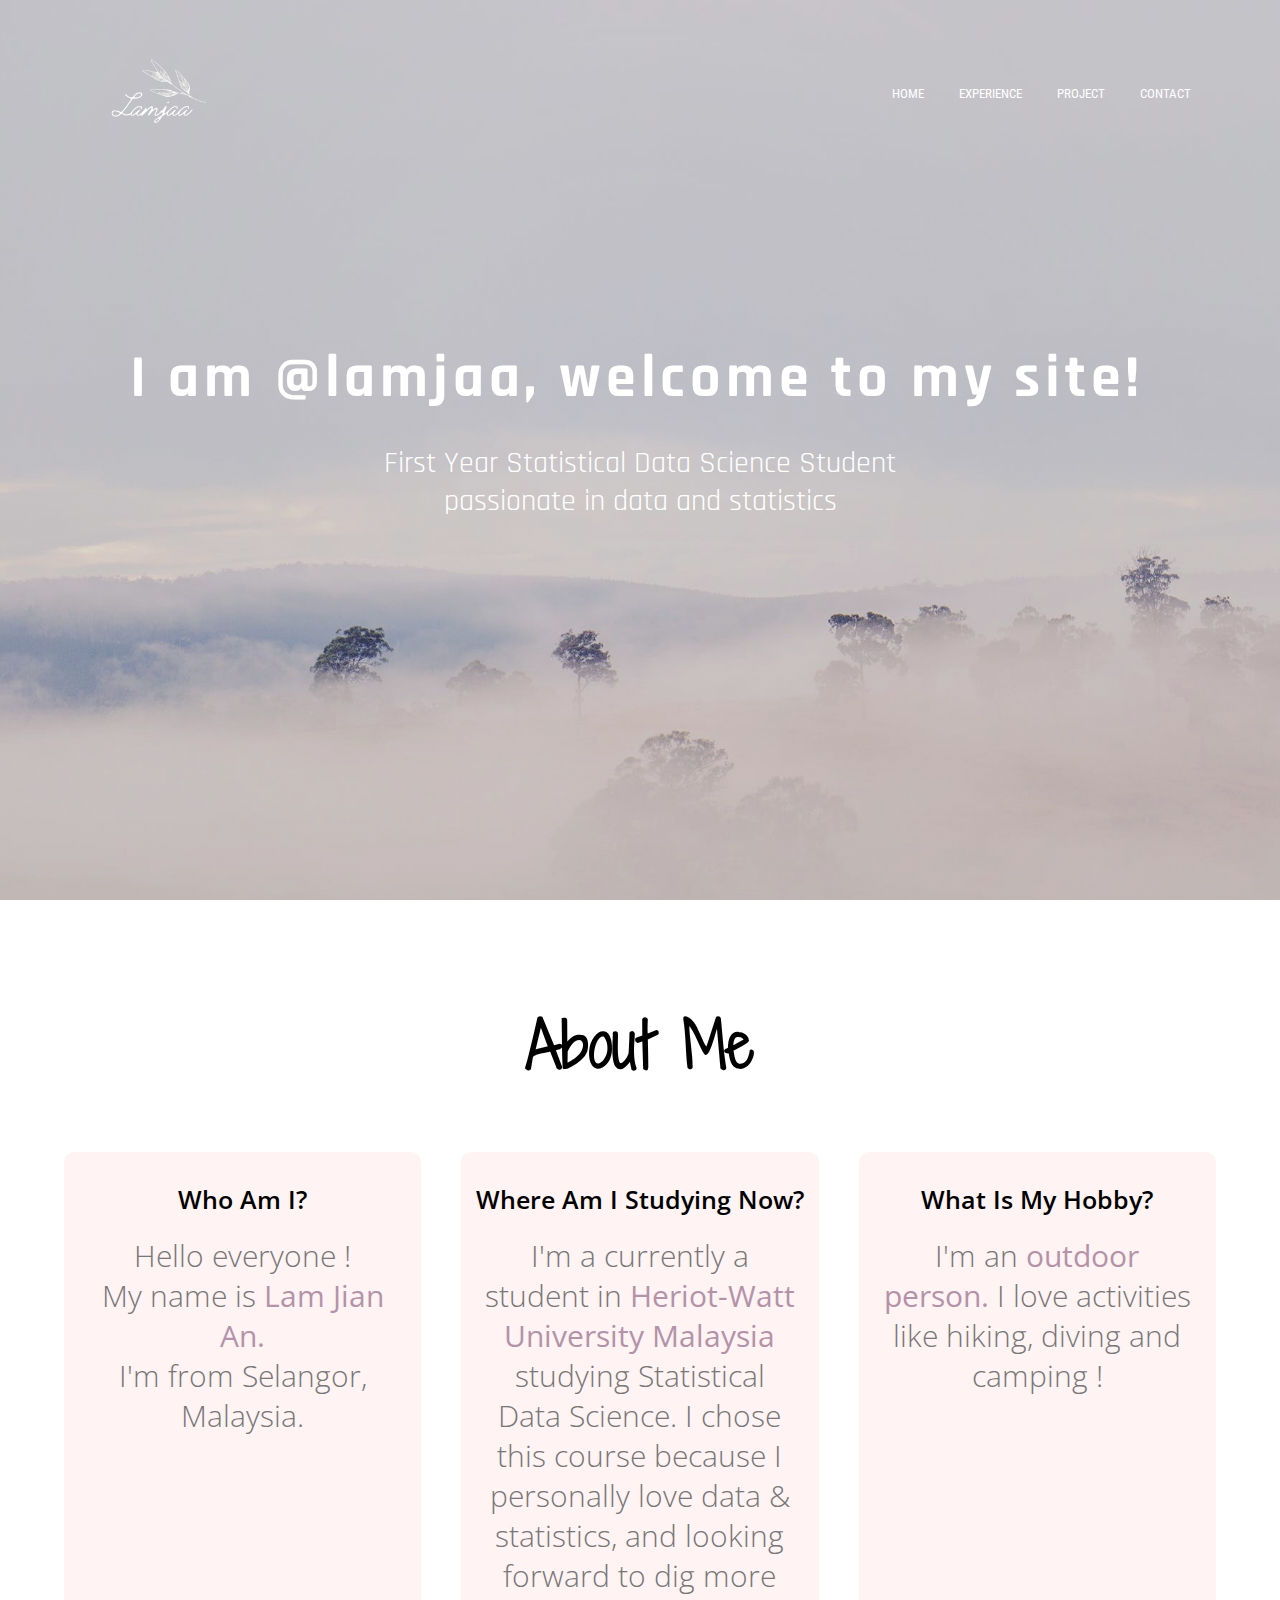
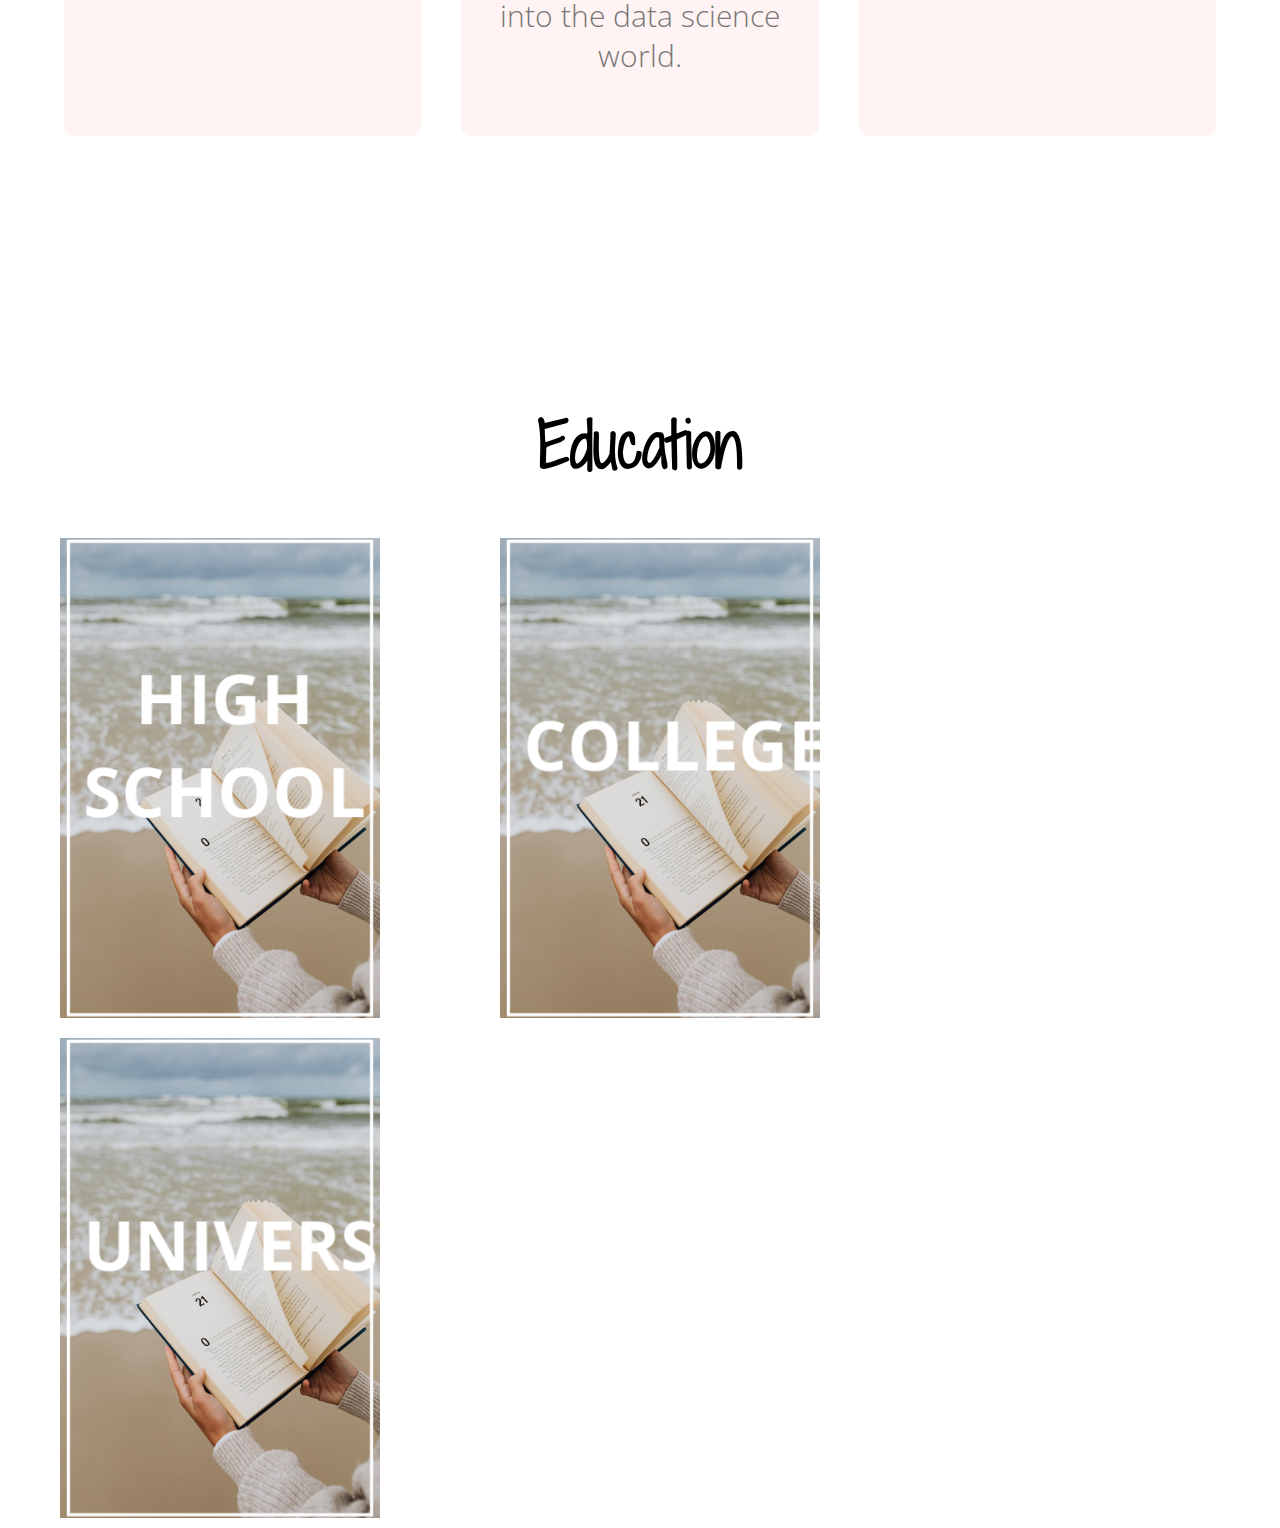
<file: index.html>
<!DOCTYPE html>
<html>
<head>
  <meta name="viewport" content="with=device-width, initial-scale=1.0 user-scalable=yes">
    <title> The Lamjaa Portfolio Site </title>
    <link rel="stylesheet" href="style.css">
    <link rel="preconnect" href="https://fonts.googleapis.com">
<link rel="preconnect" href="https://fonts.gstatic.com" crossorigin>
<link href="https://fonts.googleapis.com/css2?family=Coda&family=Open+Sans+Condensed:ital,wght@0,300;0,700;1,300&family=Rajdhani:wght@400;500;600;700&family=Zen+Loop&display=swap" rel="stylesheet">
<link rel="stylesheet" href="https://stackpath.bootstrapcdn.com/font-awesome/4.7.0/css/font-awesome.min.css">
</head>
<head>
  <link
    rel="stylesheet"
    href="https://cdnjs.cloudflare.com/ajax/libs/animate.css/4.1.1/animate.min.css"
  />
</head>
<body>
<section class="header">
        <nav>
          <a href="index.html"><img src="images/logo.png"></a>
          <div class="nav-links" id="navLinks">
            <i class="fa fa-times" onclick="hideMenu()"></i>
              <ul>
                <li><a href="index.html"> HOME </a></li>
                <li><a href="blog.html"> EXPERIENCE </a></li>
                <li><a href="project.html"> PROJECT </a></li>
                <li><a href="contact.html"> CONTACT </a></li>
            </ul>
          </div>
          <i class="fa fa-bars" onclick="showMenu()"></i>
        </nav>
<section class="firstsec">
<div class="text-box">
    <h1> I am @lamjaa, welcome to my site! </h1>
    <p class="animate__animated animate__rollIn"> First Year Statistical Data Science Student
    <br> passionate in data and statistics
    </p>

</div>
</section>
</section>

<!------- About Me ----------->
<style>
@import url('https://fonts.googleapis.com/css2?family=Shadows+Into+Light+Two&display=swap');
@import url('https://fonts.googleapis.com/css2?family=Roboto+Condensed:wght@300&display=swap');
</style>

<section class="course">
    <h1> About Me </h1>
    <div class="row">
      <div class="course-col">
        <h3> Who Am I? </h3>
        <p> Hello everyone !<br>  My name is <strong class="highlight"> Lam Jian An. </strong> <br> I'm from Selangor, Malaysia.
        </p>
      </div>
      <div class="course-col">
        <h3> Where Am I Studying Now? </h3>
        <p> I'm a currently a student in  <strong class="highlight"> Heriot-Watt University Malaysia </strong> studying Statistical Data Science.
          I chose this course because I personally love data & statistics, and looking forward to dig more into the data science world.
        </p>
      </div>
      <div class="course-col">
        <h3> What Is My Hobby? </h3>
        <p> I'm an <strong class="highlight"> outdoor person. </strong> I love activities like hiking, diving and camping !
        </p>
      </div>
    </div>
</section>

<!------ Education----->
<section class="campus">
    <h1> Education </h1>

      <div id="mycard" class="column">
      <div class="card">
  <div class="card__content">
    <div class="card__front">
      <h3 class="card__title">High <br> School</h3>
    </div>
    <div class="card__back">
      <p class="card__body">Catholic High School, Petaling Jaya <br> 2014-2018 <br> <img src="images/chs.jpg"> </p>
    </div>
  </div>
</div>
</div>
</div>

    <div id="mycard" class="column">
    <div class="card">
  <div class="card__content">
  <div class="card__front">
    <h3 class="card__title"> College </h3>
  </div>
  <div class="card__back">
    <p class="card__body"> Inti College, Subang Jaya <br> 2019-2020  <br> <img src="images/inti.jpg"> </p>
  </div>
  </div>
</div>
</div>

    <div id="mycard" class="column">
    <div class="card">
  <div class="card__content">
  <div class="card__front">
    <h3 class="card__title"> University </h3>
</div>
<div class="card__back">
    <p class="card__body"> Heriot-Watt University, Putrajaya <br> 2020-Present <br> <img src="images/hwum.png"> </p>
    </div>
    </div>
</div>
</div>
</section>


<!---JavaScript for Toggle Menu------------>

<script>

    var navLinks = document.getElementById("navLinks");
    function showMenu() {
      navLinks.style.right = "0";
    }
    function hideMenu() {
      navLinks.style.right = "-200px";
    }

</script>

<style>

</style>
</file>
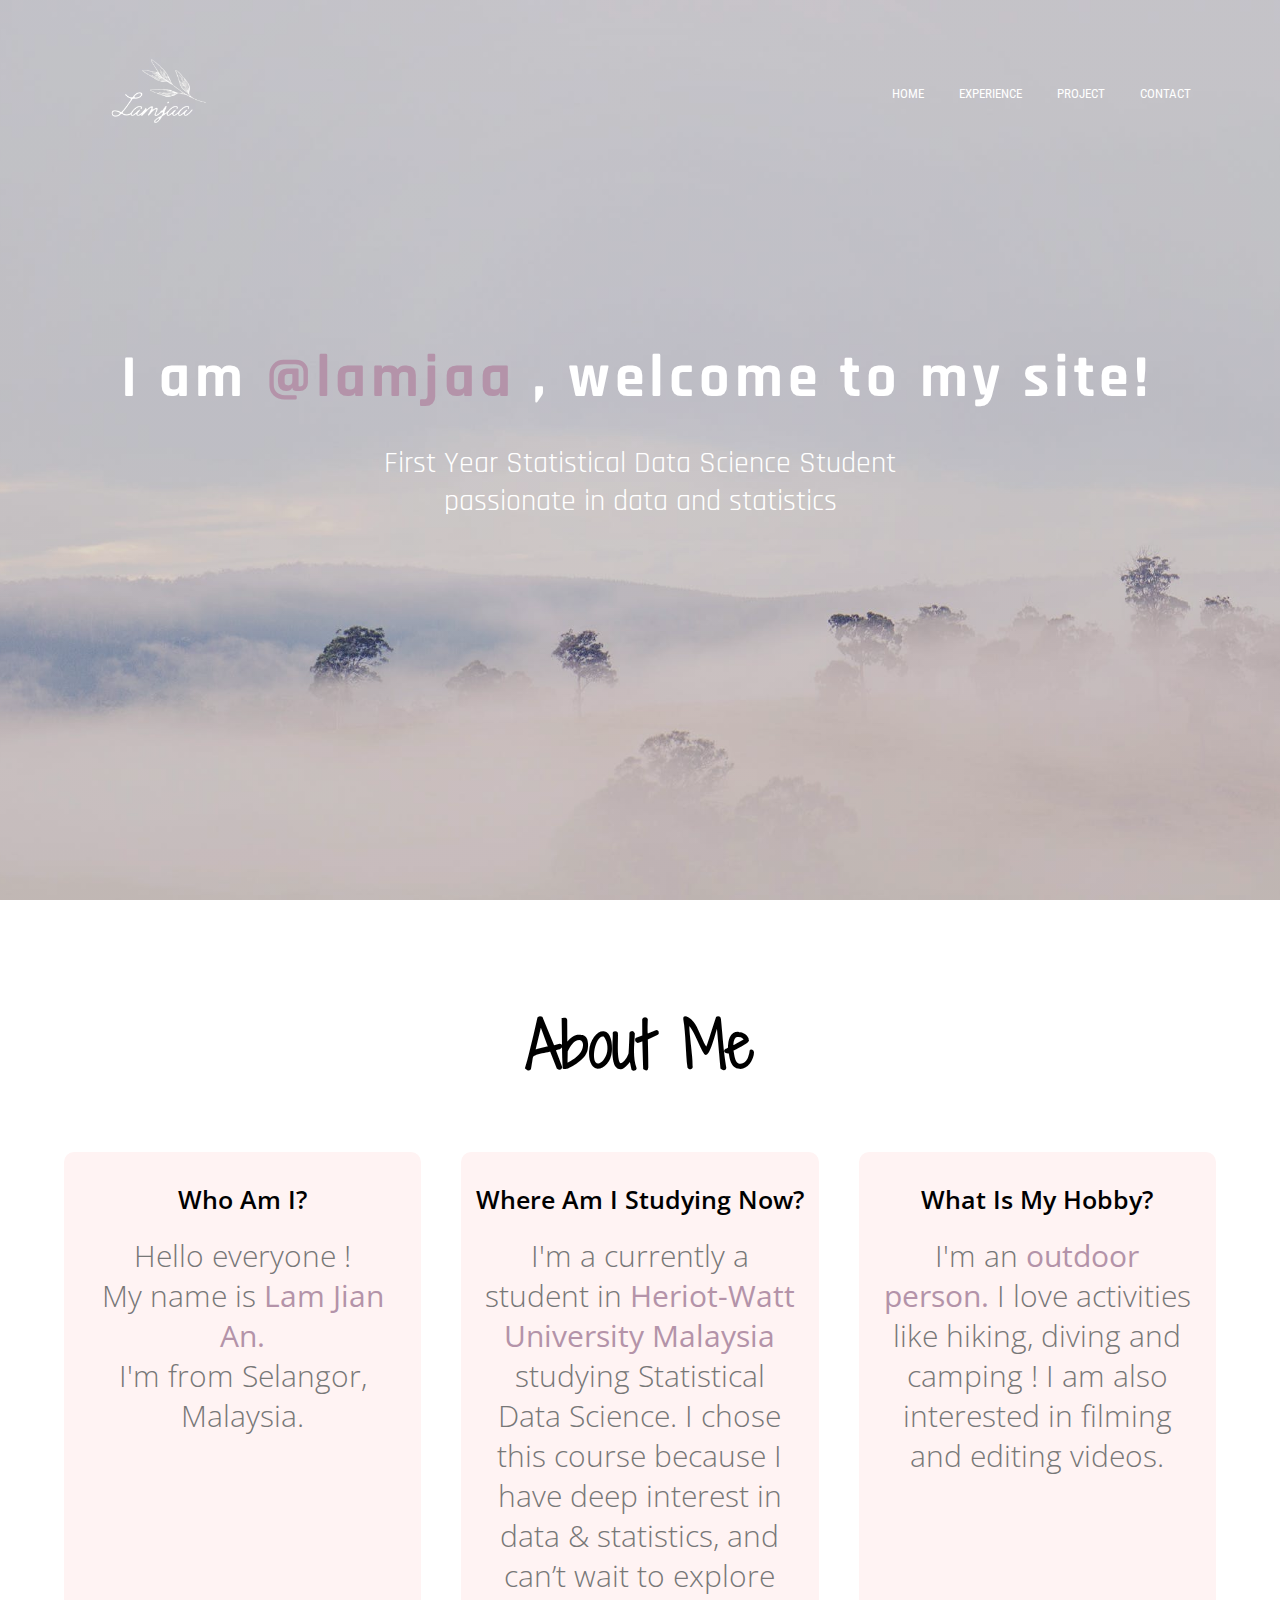
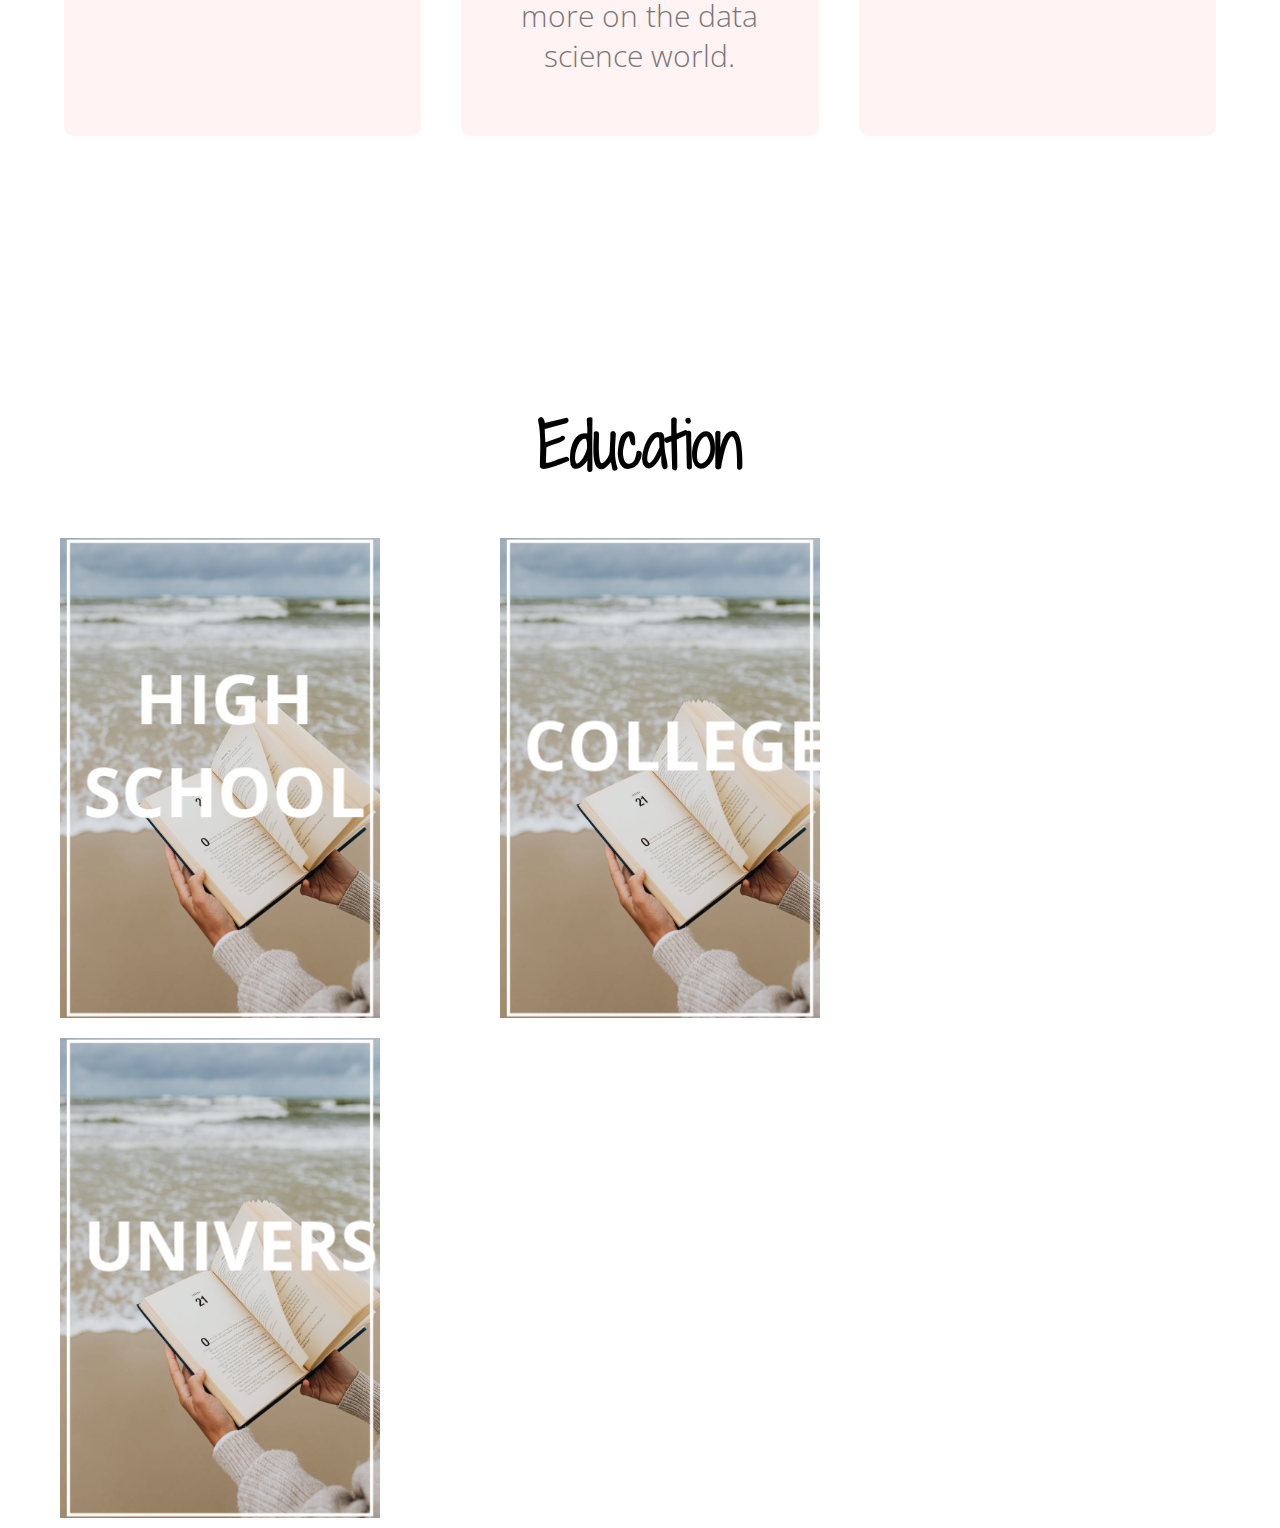
<file: portfolio/index.html>
<!DOCTYPE html>
<html>
<head>
  <meta name="viewport" content="with=device-width, initial-scale=1.0 user-scalable=yes">
    <title> Portfolio Site </title>
    <link rel="stylesheet" href="style.css">
    <link rel="preconnect" href="https://fonts.googleapis.com">
<link rel="preconnect" href="https://fonts.gstatic.com" crossorigin>
<link href="https://fonts.googleapis.com/css2?family=Coda&family=Open+Sans+Condensed:ital,wght@0,300;0,700;1,300&family=Rajdhani:wght@400;500;600;700&family=Zen+Loop&display=swap" rel="stylesheet">
<link rel="stylesheet" href="https://stackpath.bootstrapcdn.com/font-awesome/4.7.0/css/font-awesome.min.css">
<link rel="apple-touch-icon" sizes="180x180" href="favicon/apple-touch-icon.png">
<link rel="icon" type="image/png" sizes="32x32" href="favicon/favicon-32x32.png">
<link rel="icon" type="image/png" sizes="16x16" href="favicon/favicon-16x16.png">
<link rel="manifest" href="/site.webmanifest">
</head>
<head>
  <link
    rel="stylesheet"
    href="https://cdnjs.cloudflare.com/ajax/libs/animate.css/4.1.1/animate.min.css"
  />
</head>
<body>
<section class="header">
        <nav>
          <a href="index.html"><img src="images/logo.png"></a>
          <div class="nav-links" id="navLinks">
            <i class="fa fa-times" onclick="hideMenu()"></i>
              <ul>
                <li><a href="index.html"> HOME </a></li>
                <li><a href="experience.html"> EXPERIENCE </a></li>
                <li><a href="project.html"> PROJECT </a></li>
                <li><a href="contact.html"> CONTACT </a></li>
            </ul>
          </div>
          <i class="fa fa-bars" onclick="showMenu()"></i>
        </nav>
<section class="firstsec">
<div class="text-box">
    <h1> I am <strong class="highlight"> @lamjaa </strong> , welcome to my site! </h1>
    <p class="animate__animated animate__rollIn"> First Year Statistical Data Science Student
    <br> passionate in data and statistics
    </p>

</div>
</section>
</section>

<!------- About Me ----------->
<style>
@import url('https://fonts.googleapis.com/css2?family=Shadows+Into+Light+Two&display=swap');
@import url('https://fonts.googleapis.com/css2?family=Roboto+Condensed:wght@300&display=swap');
</style>

<section class="course">
    <h1> About Me </h1>
    <div class="row">
      <div class="course-col">
        <h3> Who Am I? </h3>
        <p> Hello everyone !<br>  My name is <strong class="highlight"> Lam Jian An. </strong> <br> I'm from Selangor, Malaysia.
        </p>
      </div>
      <div class="course-col">
        <h3> Where Am I Studying Now? </h3>
        <p> I'm a currently a student in  <strong class="highlight"> Heriot-Watt University Malaysia </strong> studying Statistical Data Science.
          I chose this course because I have deep interest in data & statistics, and can’t wait to explore more on the data science world.
        </p>
      </div>
      <div class="course-col">
        <h3> What Is My Hobby? </h3>
        <p> I'm an <strong class="highlight"> outdoor person. </strong> I love activities like hiking, diving and camping ! I am also interested in filming and editing videos.
        </p>
      </div>
    </div>
</section>

<!------ Education----->
<section class="campus">
    <h1> Education </h1>

      <div id="mycard" class="column">
      <div class="card">
  <div class="card__content">
    <div class="card__front">
      <h3 class="card__title">High <br> School</h3>
    </div>
    <div class="card__back">
      <p class="card__body">Catholic High School, Petaling Jaya <br> 2014-2018 <br> <img src="images/chs.jpg"> </p>
    </div>
  </div>
</div>
</div>
</div>

    <div id="mycard" class="column">
    <div class="card">
  <div class="card__content">
  <div class="card__front">
    <h3 class="card__title"> College </h3>
  </div>
  <div class="card__back">
    <p class="card__body"> Inti College, Subang Jaya <br> 2019-2020  <br> <img src="images/inti.jpg"> </p>
  </div>
  </div>
</div>
</div>

    <div id="mycard" class="column">
    <div class="card">
  <div class="card__content">
  <div class="card__front">
    <h3 class="card__title"> University </h3>
</div>
<div class="card__back">
    <p class="card__body"> Heriot-Watt University, Putrajaya <br> 2020-Present <br> <img src="images/hwum.png"> </p>
    </div>
    </div>
</div>
</div>
</section>


<!---JavaScript for Toggle Menu------------>

<script>

    var navLinks = document.getElementById("navLinks");
    function showMenu() {
      navLinks.style.right = "0";
    }
    function hideMenu() {
      navLinks.style.right = "-200px";
    }

</script>

<style>

</style>
</file>
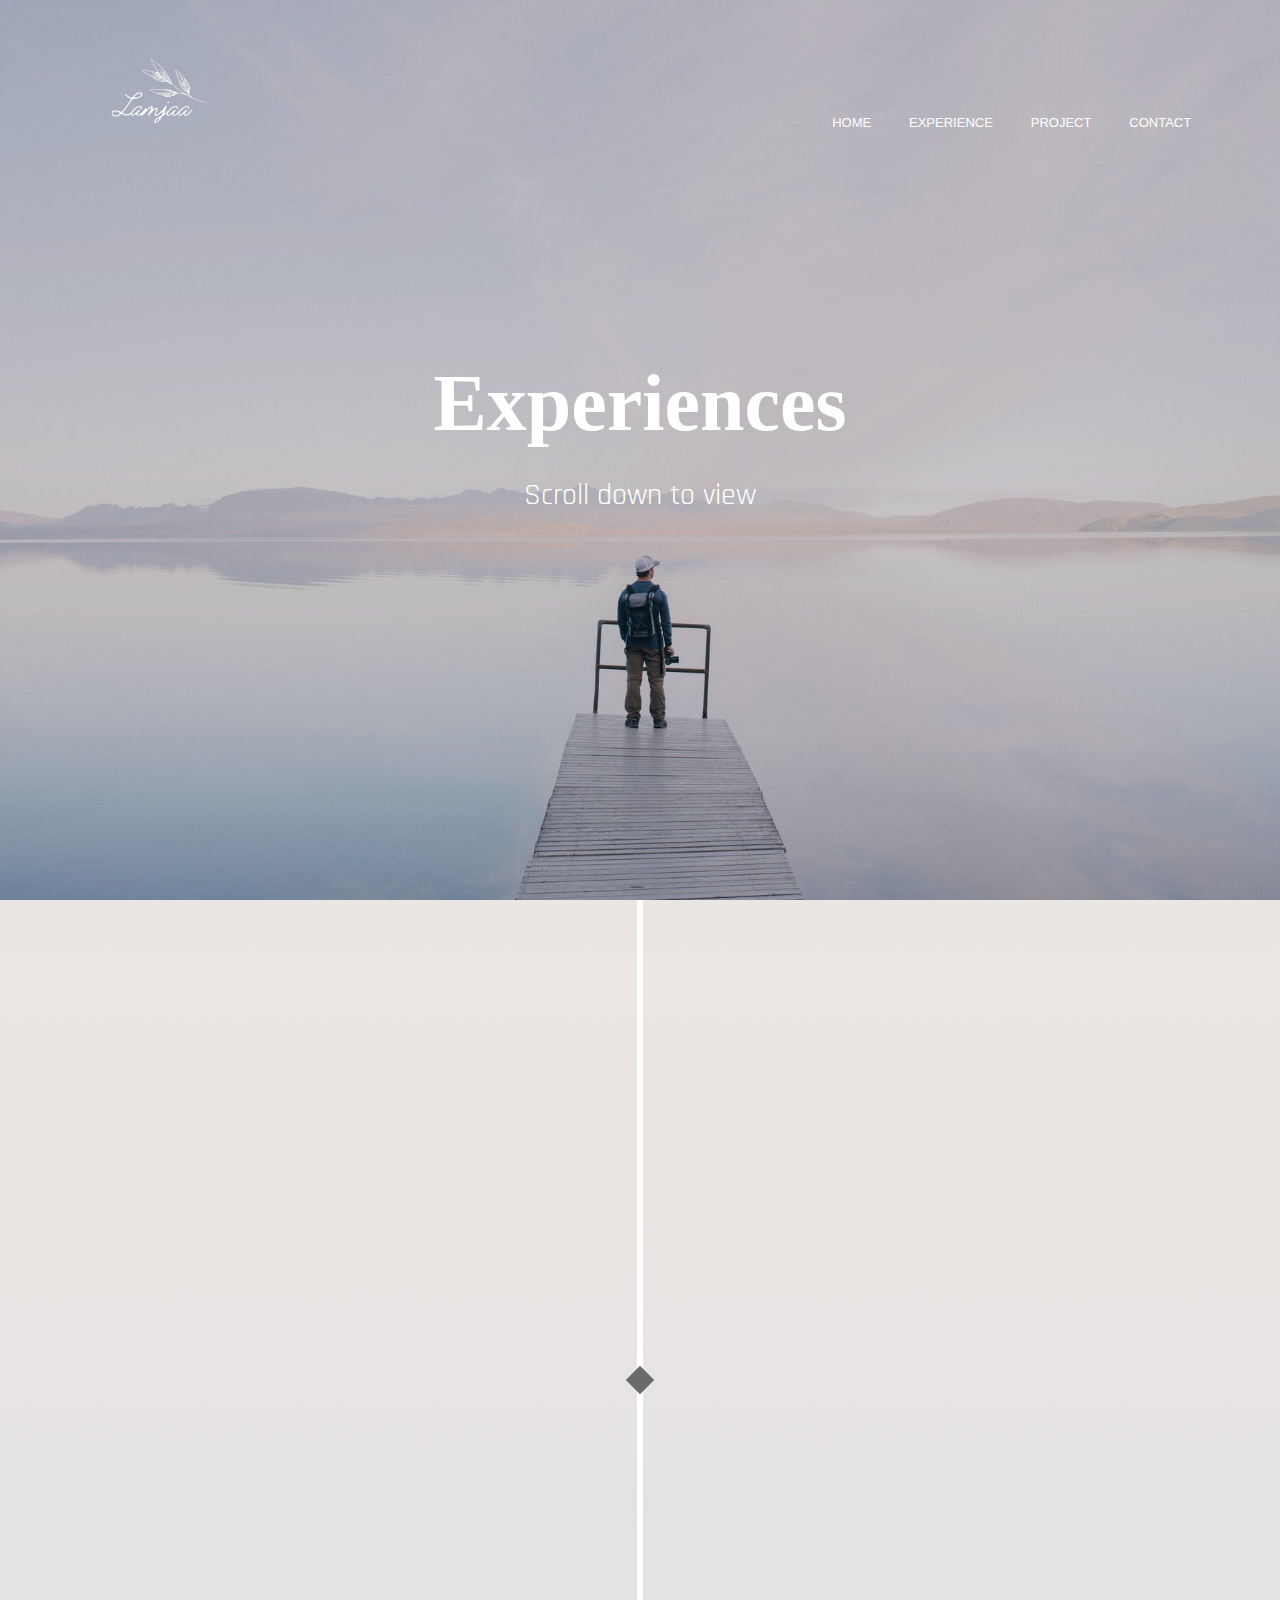
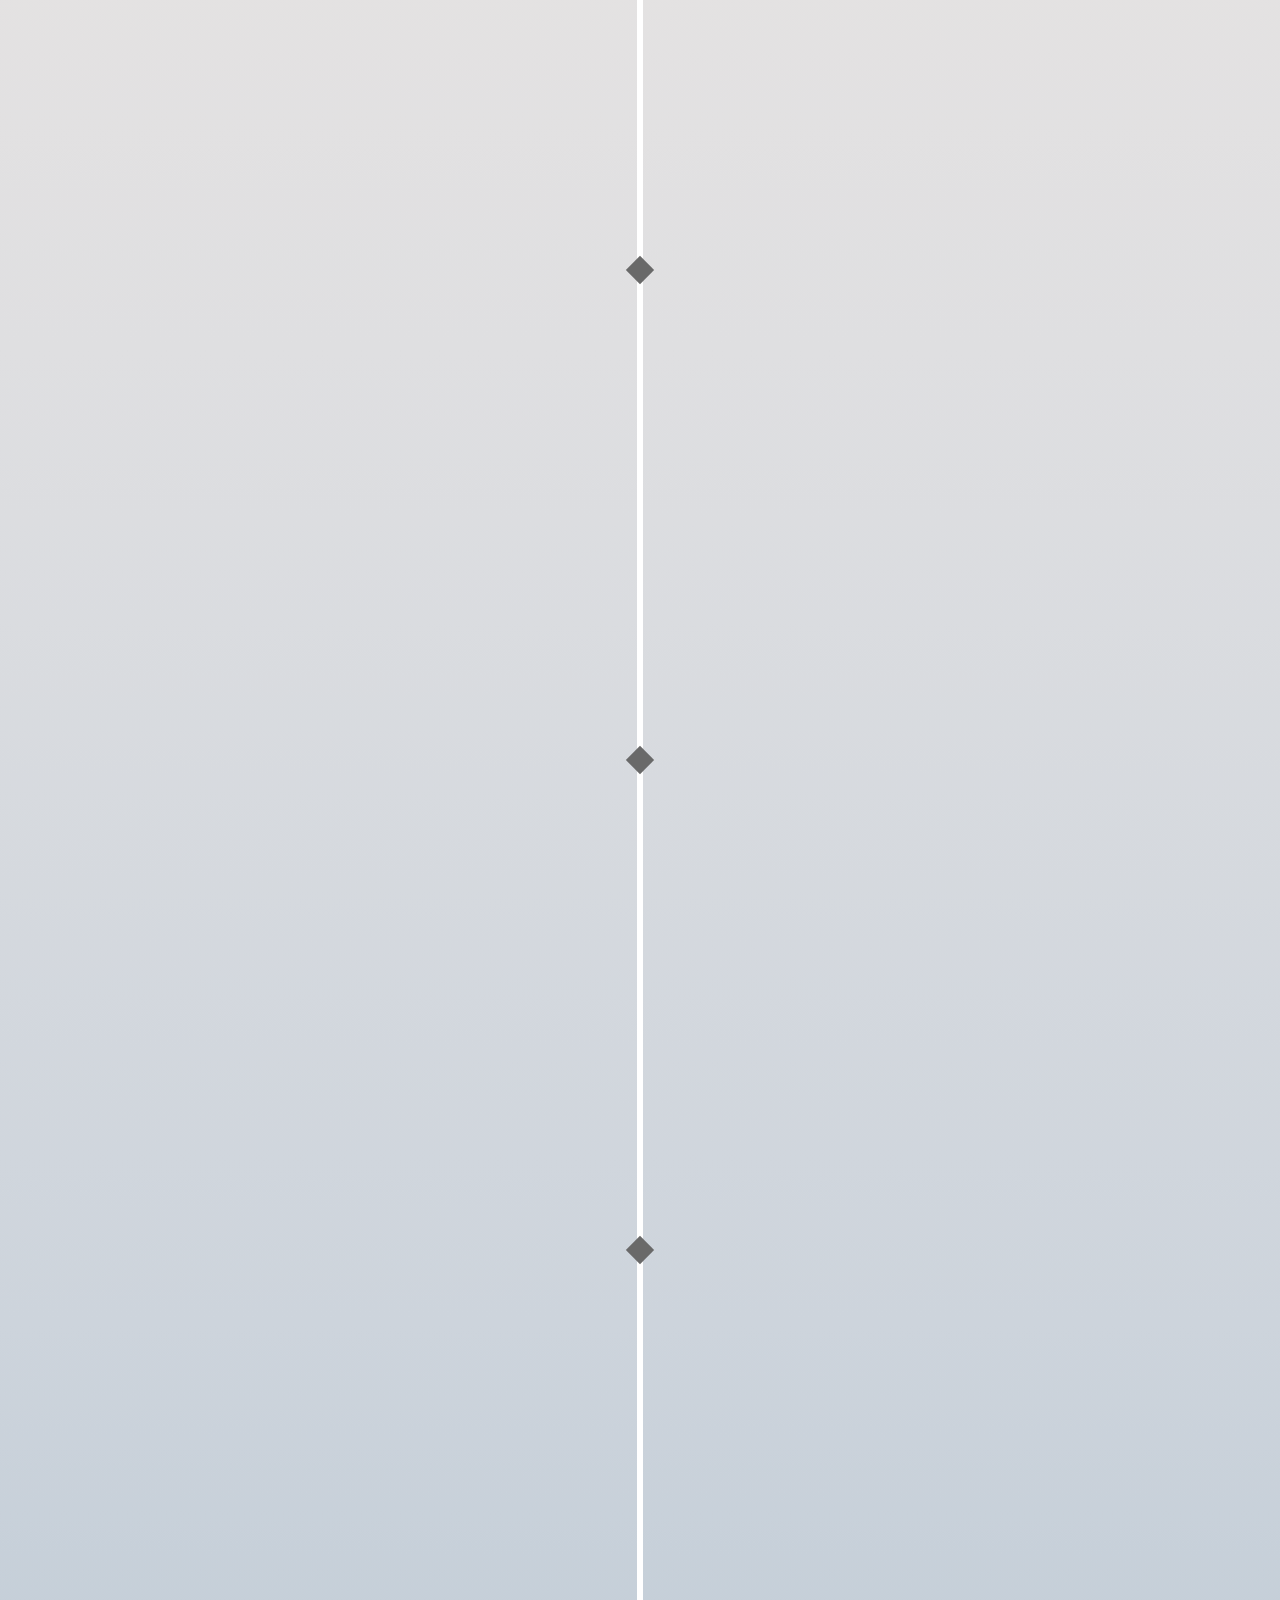
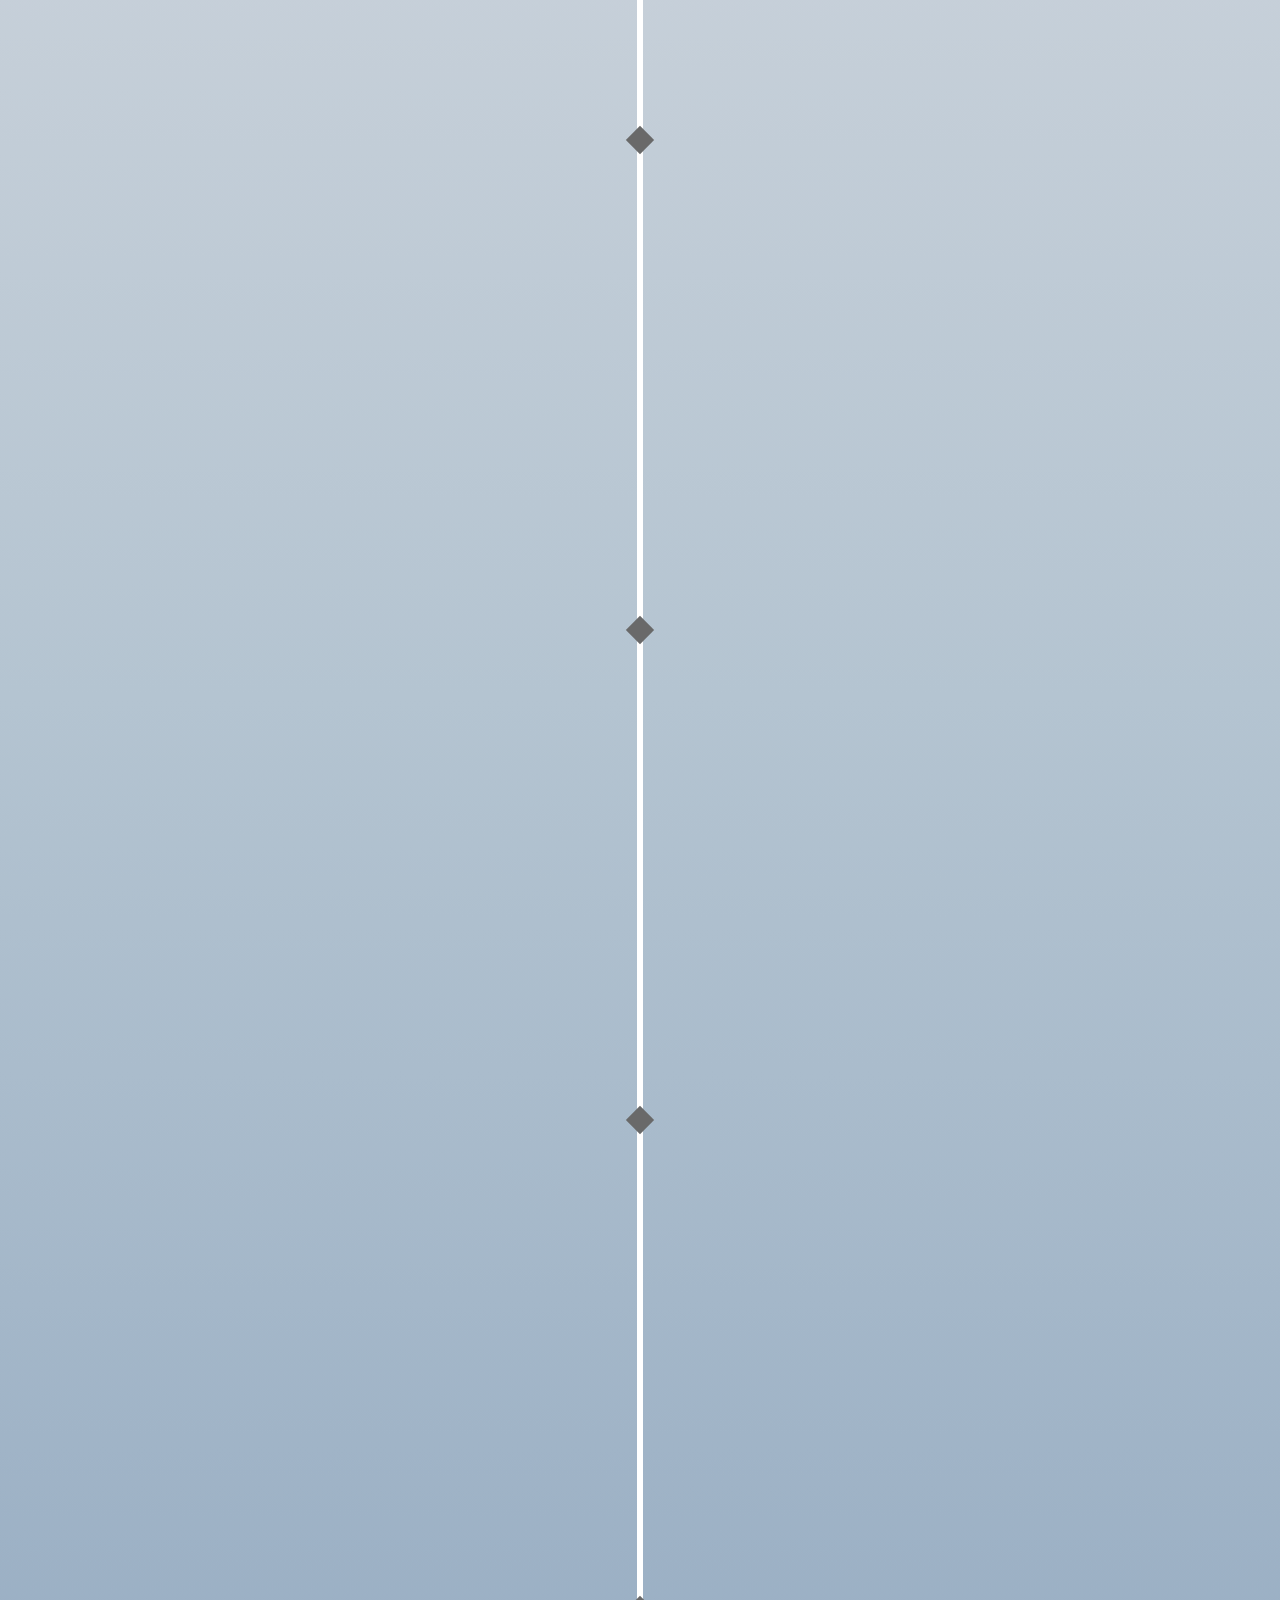
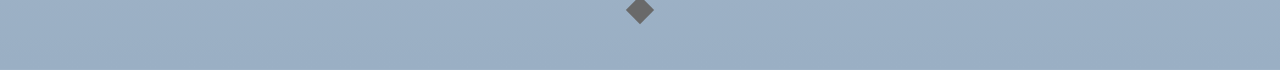
<file: blog.html>
<!DOCTYPE html>
<html>
<head>
  <meta name="viewport" content="with=device-width, initial-scale=1.0 user-scalable=yes">
    <title> Lam Jian An </title>
    <link rel="stylesheet" href="style.css">
    <link rel="preconnect" href="https://fonts.googleapis.com">
<link rel="preconnect" href="https://fonts.gstatic.com" crossorigin>
<link href="https://fonts.googleapis.com/css2?family=Coda&family=Open+Sans+Condensed:ital,wght@0,300;0,700;1,300&family=Rajdhani:wght@400;500;600;700&family=Zen+Loop&display=swap" rel="stylesheet">
<link rel="stylesheet" href="https://stackpath.bootstrapcdn.com/font-awesome/4.7.0/css/font-awesome.min.css">
</head>
<head>
  <link
    rel="stylesheet"
    href="https://cdnjs.cloudflare.com/ajax/libs/animate.css/4.1.1/animate.min.css"
  />
</head>

<body>
<section class="sub-header">
        <nav>
          <a href="index.html"><img src="images/logo.png"></a>
          <div class="nav-links" id="navLinks">
            <i class="fa fa-times" onclick="hideMenu()"></i>
              <ul>
                <li><a href="index.html"> HOME </a></li>
                <li><a href="blog.html"> EXPERIENCE </a></li>
                <li><a href="project.html"> PROJECT </a></li>
                <li><a href="contact.html"> CONTACT </a></li>
            </ul>
          </div>
          <i class="fa fa-bars" onclick="showMenu()"></i>
        </nav>
        <section class="secondsec">
        <div class="text-box">
        <h1 class="animate__animated animate__fadeInDown"> Experiences </h1>
        <p class="animate__animated animate__jello">  Scroll down to view </p>
</div>
</section>
</section>

<!------------Blog----------->

<style>
*,
*::before,
*::after {
margin: 0;
padding: 0;
box-sizing: border-box;
}
.nav-links{
  flex: 1;
  text-align: right;
}
.nav-links ul li {
  list-style: none;
  display: inline-block;
  padding: 8px 12px;
  position: relative;
}
.nav-links ul li a {
  color: #fff;
  text-decoration: none;
  font-size: 13px;
}
.nav-links ul li::after {
  content: '';
  width: 0%;
  height: 2px;
  background: #f44336;
  display: block;
  margin: auto;
  transition: 0.5s;
}
.nav-links ul li:hover::after {
  width: 100%;
}
body {
font: normal 16px/1.5 "Titillium Web", sans-serif;
background-image: linear-gradient(#d6d9e2,#ece7e4,#dfdfe1,#cdd4dc,#b4c4d1,#9aafc4);
color: #3c3f64;
overflow-x: hidden;
padding-bottom: 50px;
}
.discovery h1 {
  line-height: 30px;
  min-height:75px;
  height: 50px;
  font-family: 'Open Sans Condensed', sans-serif;
}
.discovery p {
  margin-bottom: 30px;
}
.timeline ul li {
list-style-type: none;
position: relative;
width: 6px;
margin: 0 auto;
padding-top: 50px;
background: #fff;
}
.timeline ul li::after {
content: "";
position: absolute;
left: 50%;
bottom: 0;
transform: translateX(-50%) rotate(45deg);
width: 20px;
height: 20px;
z-index: 2;
background: #696969;
}
.timeline ul li div {
position: relative;
bottom: 0;
width: 400px;
padding: 20px;
background: #fff;
border-radius: 10px;
display: flex;
align-items: center;
text-align: center;
}
.timeline ul li div time {
position: absolute;
background: #f5af19;
width: 180px;
height: 30px;
top: -15px;
border-radius: 5px;
display: flex;
justify-content: center;
align-items: center;
letter-spacing: 2px;
font-family: 'Open Sans Condensed', sans-serif;
font-weight: bold;
}
.timeline ul li div div {
height: 400px;
display: flex;
flex-direction: column;
justify-content: center;
align-items: center;
}
.timeline ul li div div p {
text-align: center;
}
.timeline ul li div .discovery {
margin-right: 10px;
}
.timeline ul li:nth-of-type(odd) > div {
left: 45px;
}
.timeline ul li:nth-of-type(even) > div {
left: -439px;
}

.timeline ul li div {
visibility: hidden;
opacity: 0;
transition: all 0.5s ease-in-out;
}
.timeline ul li:nth-of-type(odd) div {
transform: translate3d(100px, -10px, 0) rotate(10deg);
}
.timeline ul li:nth-of-type(even) div {
transform: translate3d(-100px, -10px, 0) rotate(10deg);
}
.timeline ul li.in-view div {
transform: none;
visibility: visible;
opacity: 1;
}

@media screen and (max-width: 1100px) and (min-device-width : 320px)  {
.timeline ul li div {
  width: 250px;
  flex-direction: column;
}
.timeline ul li div div {
  margin: 10px;
  height: 450px;
}
.timeline ul li:nth-of-type(even) > div {
  left: -289px;
}
.secondsec .text-box p {
  font-size: 20px;
}
.secondsec h1 {
 font-family: sans-serif;
  }
  .discovery h1 {
    margin-bottom: 30px;
    margin-top: 20px;
    line-height: 25px;
    min-height: 75px;
    height: 50px;
  }

@media screen and (max-width: 1100px) and (min-device-width : 320px)   {
body {
background-image: linear-gradient(#d6d9e2,#ece7e4,#dfdfe1,#cdd4dc,#b4c4d1,#9aafc4);
}

.timeline ul li {
  margin-left: 20px;
}
.timeline ul li div {
  width: calc(77vw - 50px);
}
.timeline ul li:nth-of-type(even) > div {
  left: 45px;
}

</style>

<script>
window.console = window.console || function(t) {};
</script>



<script>
if (document.location.search.match(/type=embed/gi)) {
  window.parent.postMessage("resize", "*");
}
</script>


</head>

<body translate="no" >
<section class="timeline">
    <ul>
      <li>
        <div>
          <time> 2021 Jul </time>
          <div class="discovery">
            <h1> Maybank M-Dash </h1>
            <p>
              A virtual race organised by Maybank. <br>
              It has 5 stages in total & I ended my journey at the 4th stage where my final placing is 31st out of 300+ participants.
            </p>
          </div>

        </div>
      </li>
      <li>
        <div>
          <time>2021 Apr </time>
          <div class="discovery">
            <h1> Online Environmental Awareness Campaign </h1>
            <p>
            Organized an online campaigning project about environmental awareness & created an environmental awareness page on instagram (@bumikitar). </p>
            <p>
            Developed an AR filter for instagram story using SparkAR.
            </p>
          </div>

        </div>
      </li>
      <li>
        <div>
          <time>2020 Sept-Present</time>
          <div class="discovery">
            <h1>Student Ambassador, <br> Heriot-Watt University</h1>
            <p>
              Participated in EGIS (School of Energy, Geoscience, Infrastructure, and Society) market survey on what courses to introduce in the future. </p>
            <p> Gathered various data from universities around the world.
            </p>
          </div>

        </div>
        </li>
        <li>
        <div>
          <time>2020 June</time>
          <div class="discovery">
            <h1>Inti College A-Levels Valedictorian </h1>
            <p>
              Scored 3A* & 1A in GCE A-Level examination. </p>
              <p> Subjects: <br> Mathematics <br> Chemistry <br> Biology <br> Physics
            </p>
          </div>

        </div>
      </li>
      <li>
        <div>
          <time>2019 Aug </time>
          <div class="discovery">
            <h1>Volvo Trucks CSR Project</h1>
            <p>
              Planned and organised activities for the Volvo Trucks family day. </p>
              <p> Conducted an activity to raise awareness about road safety and blind spots based on real scenarios.
            </p>
          </div>

        </div>
      </li>
      <li>
        <div>
          <time>2018 Aug </time>
          <div class="discovery">
            <h1> King's Scout Award</h1>
            <p>
              Highest award of the Scouts Association of Malaysia (PPM). </p> <p> The King's Scout Certificate is signed by His Majesty the Yang di-Pertuan Agong of Malaysia and all the sultans in Malaysia.
            </p> <p> Received an addiitonal of 2 awards on backwoods and lashings category.
          </div>

        </div>
      </li>
      <li>
        <div>
          <time>2014 Jan-2018 Aug</time>
          <div class="discovery">
            <h1>Scouts, CHSPJ</h1>
            <p>
              Secretary (2017-2018) </p> <p>
              Organized 60th anniversary diamond jubilee campfire. </p> <p>
              Volunteered at various places such as Buddhist lodge & Malaysian child welfare association.
            </p>
          </div>

        </div>
      </li>
      <li>
        <div>
          <time>2017 Mar-2018 Sept</time>
          <div class="discovery">
            <h1>Cheerleading, CHSPJ</h1>
            <p>
              Treasurer (2017-2018) </p> <p>
              Participated in national level competitions. </p> <p>
              Charm Cheerleading Championship: <br> Silver Medal (2017) <br>
              Gold Medal (2018) </p> <p>
              The Star, Cheer18: <br> Silver Medal (2018)
            </p>
          </div>

        </div>
      </li>
    </ul>
  </section>
  <script src="https://cpwebassets.codepen.io/assets/common/stopExecutionOnTimeout-8216c69d01441f36c0ea791ae2d4469f0f8ff5326f00ae2d00e4bb7d20e24edb.js"></script>


    <script id="rendered-js" >
var items = document.querySelectorAll(".timeline li");

function isElementInViewport(el) {
var rect = el.getBoundingClientRect();
return (
  rect.top >= 0 &&
  rect.left >= 0 &&
  rect.bottom <= (window.innerHeight || document.documentElement.clientHeight) &&
  rect.right <= (window.innerWidth || document.documentElement.clientWidth));

}

function callbackFunc() {
for (var i = 0; i < items.length; i++) {if (window.CP.shouldStopExecution(0)) break;
  if (isElementInViewport(items[i])) {
    if (!items[i].classList.contains("in-view")) {
      items[i].classList.add("in-view");
    }
  } else if (items[i].classList.contains("in-view")) {
    items[i].classList.remove("in-view");
  }
}window.CP.exitedLoop(0);
}

window.addEventListener("load", callbackFunc);
window.addEventListener("scroll", callbackFunc);
//# sourceURL=pen.js
  </script>



</body>

</html>

<!---JavaScript for Toggle Menu------------>

<script>

    var navLinks = document.getElementById("navLinks");
    function showMenu() {
      navLinks.style.right = "0";
    }
    function hideMenu() {
      navLinks.style.right = "-200px";
    }

</script>
</file>
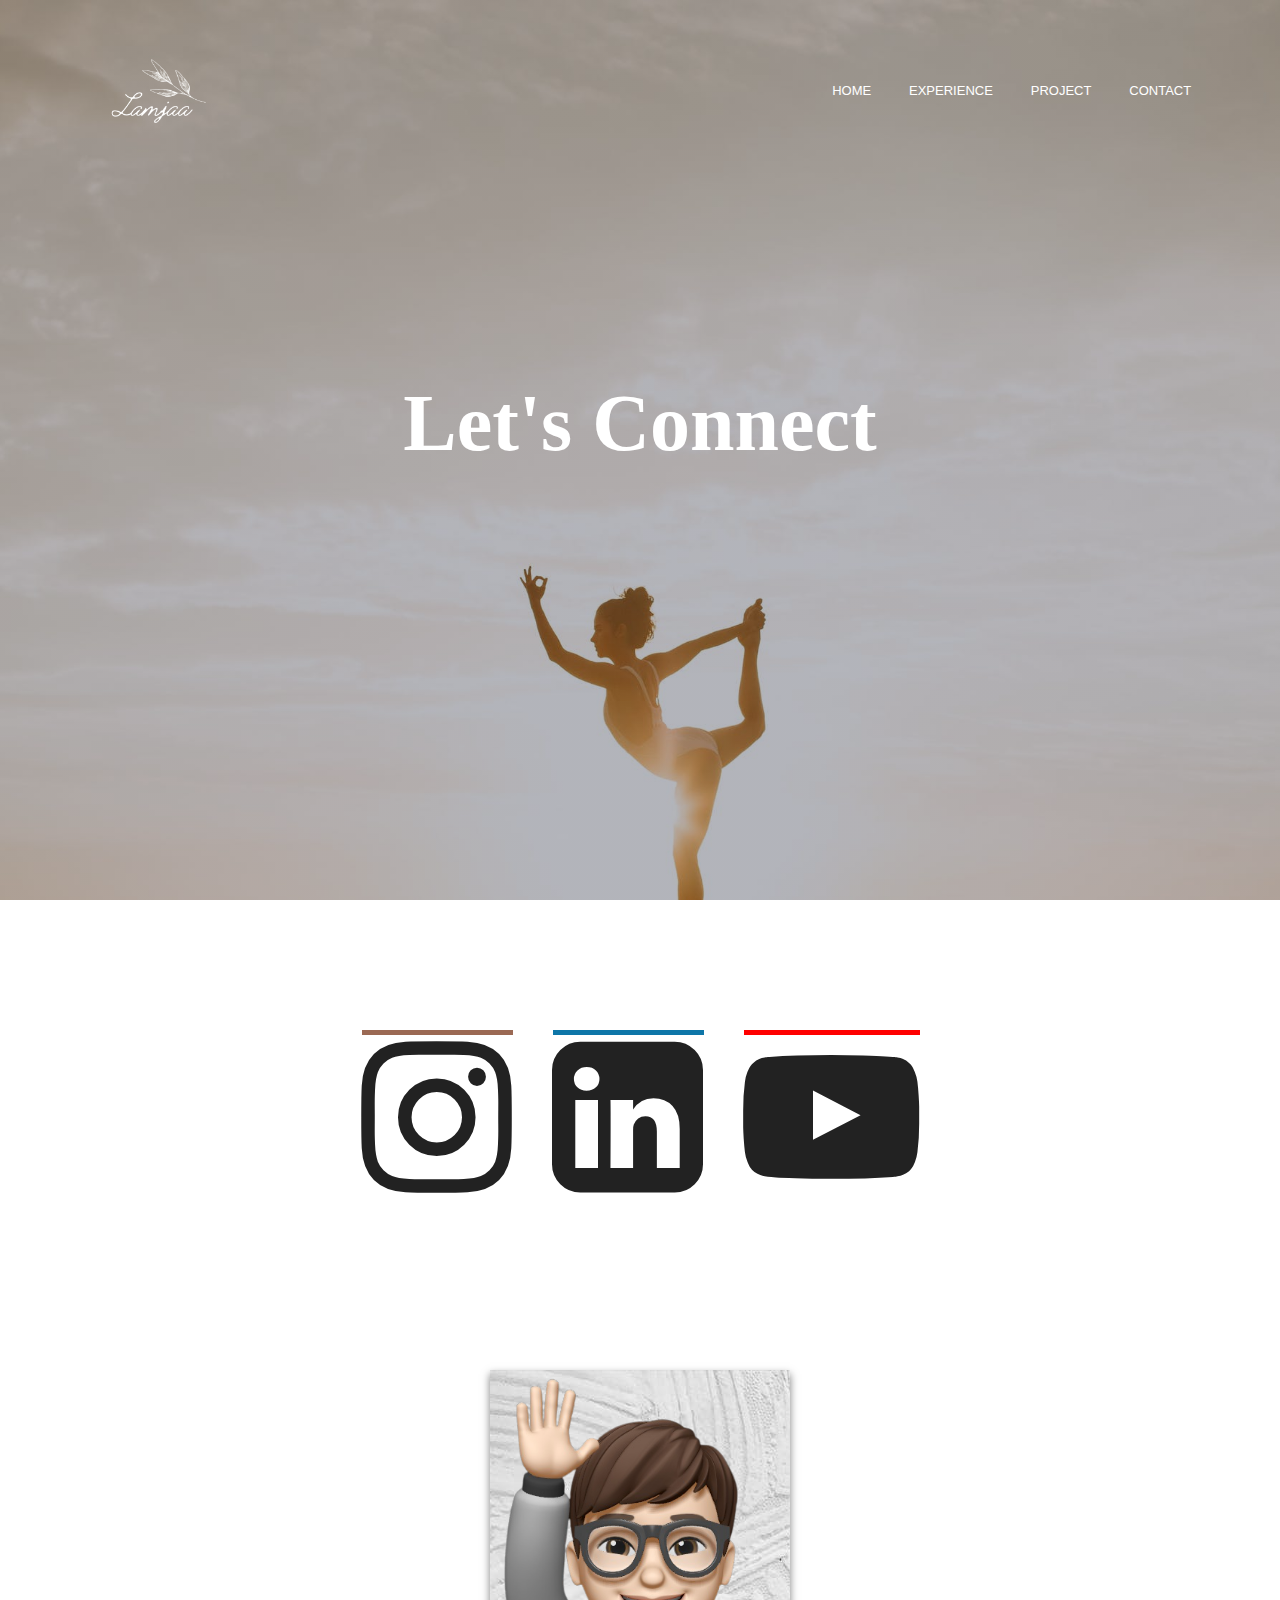
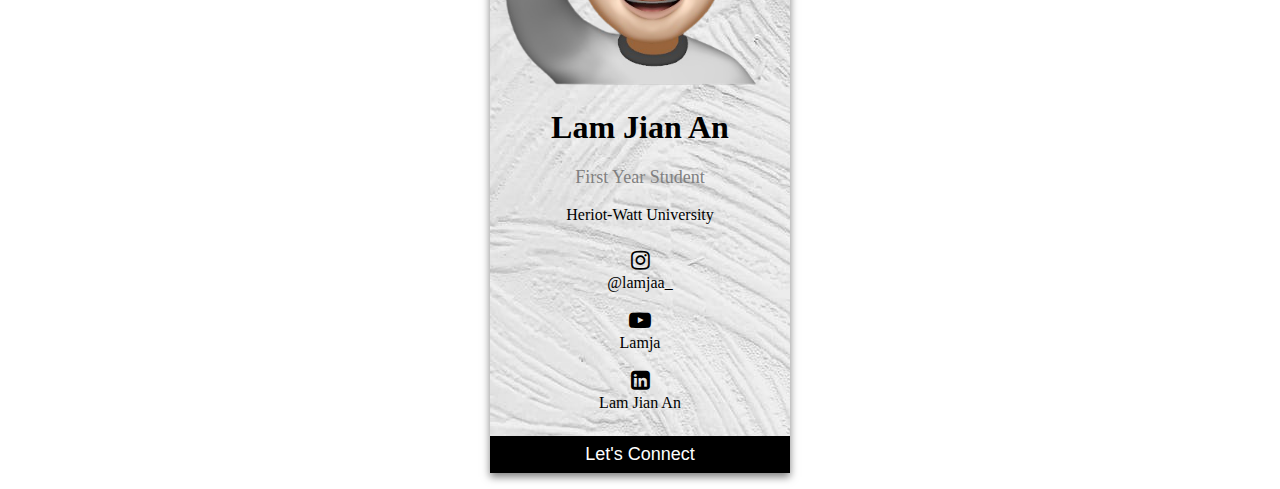
<file: contact.html>
<!DOCTYPE html>
<html>
<head>
  <meta name="viewport" content="with=device-width, initial-scale=1.0 user-scalable=yes">
    <title> Lam Jian An </title>
    <link rel="stylesheet" href="style.css">
    <link rel="preconnect" href="https://fonts.googleapis.com">
<link rel="preconnect" href="https://fonts.gstatic.com" crossorigin>
<link href="https://fonts.googleapis.com/css2?family=Coda&family=Open+Sans+Condensed:ital,wght@0,300;0,700;1,300&family=Rajdhani:wght@400;500;600;700&family=Zen+Loop&display=swap" rel="stylesheet">
<link rel="stylesheet" href="https://stackpath.bootstrapcdn.com/font-awesome/4.7.0/css/font-awesome.min.css">
</head>
<body>
  <head>
    <link
      rel="stylesheet"
      href="https://cdnjs.cloudflare.com/ajax/libs/animate.css/4.1.1/animate.min.css"
    />
  </head>
<section class="subb-header">
        <nav>
          <a href="index.html"><img src="images/logo.png"></a>
          <div class="nav-links" id="navLinks">
            <i class="fa fa-times" onclick="hideMenu()"></i>
              <ul>
                <li><a href="index.html"> HOME </a></li>
                <li><a href="blog.html"> EXPERIENCE  </a></li>
                <li><a href="project.html"> PROJECT </a></li>
                <li><a href="contact.html"> CONTACT </a></li>
            </ul>
          </div>
          <i class="fa fa-bars" onclick="showMenu()"></i>
        </nav>
        <section class="secondsec">
        <div class="text-box">
            <h1 class="animate__animated animate__rubberBand"> Let's Connect </h1>
</div>
</section>
</section>

<!------------contacts----------->
<section class="icons">
    <ul>
      <li><a href="https://www.instagram.com/lamjaa_/"><i class="fa fa-instagram"></i></a></li>
      <li><a href="https://www.linkedin.com/in/jian-an-lam/"><i class="fa fa-linkedin-square"></i></a></li>
      <li><a href="https://www.youtube.com/channel/UCaUFJlQi7F4RQsTA9JxGYsQ"><i class="fa fa-youtube-play"></i></a></li>
    </ul>
</section>

<!--------namecard----------------->
<style>
.card {
  box-shadow: 0 4px 8px 0 rgba(0, 0, 0, 0.5);
  max-width: 300px;
  margin: auto;
  text-align: center;
  font-family: serif;
}

.title {
  color: grey;
  font-size: 18px;
}

button {
  border: none;
  outline: 0;
  display: inline-block;
  padding: 8px;
  color: white;
  background-color: #000;
  text-align: center;
  cursor: pointer;
  width: 100%;
  font-size: 18px;
}

a {
  text-decoration: none;
  font-size: 22px;
  color: black;
}

button:hover, a:hover {
  opacity: 1.7;
}
</style>
</head>
<body>

<h2 style="text-align:center"></h2>
<section class="lastsec">
<div class="card">
  <img src="images/myface.png" alt="John" style="width:100%">
  <h1> Lam Jian An </h1>
  <p class="title">First Year Student</p>
  <p>Heriot-Watt University</p>
  <div style="margin: 24px 0;">
    <a href="#"><i class="fa fa-instagram"></i></a>
    <p> @lamjaa_ </p>
    <a href="#"><i class="fa fa-youtube-play"></i></a>
    <p> Lamja </p>
    <a href="#"><i class="fa fa-linkedin-square"></i></a>
    <p> Lam Jian An </p>
  </div>
  <p><button>Let's Connect</button></p>
</div>

</body>


<!-------------------confetti---------->
    <script src="./confetti.js"></script>
    <script>
      const start = () => {
        setTimeout(function() {
            confetti.start();
          },1000);
      };
      start();
    </script>
    <script>
    const stop = () => {
      setTimeout(function(){
        confetti.stop();
      },5000)
    }
    start();
    stop();
  </script>


<!---JavaScript for Toggle Menu------------>

<script>

    var navLinks = document.getElementById("navLinks");
    function showMenu() {
      navLinks.style.right = "0";
    }
    function hideMenu() {
      navLinks.style.right = "-200px";
    }

</script>
</file>
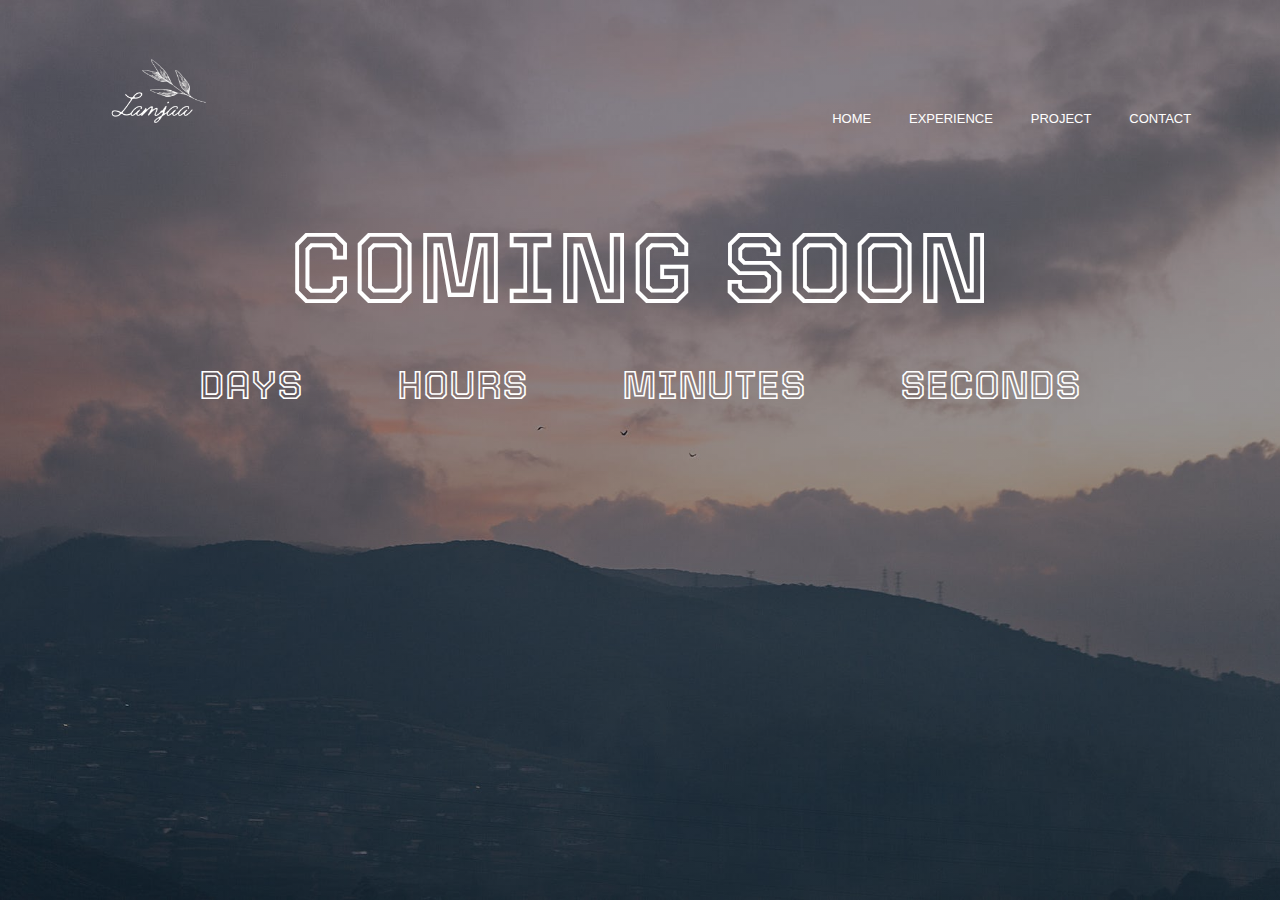
<file: project.html>
<!DOCTYPE html>
<html>
<head>
  <meta name="viewport" content="with=device-width, initial-scale=1.0 user-scalable=yes">
    <title> Lam Jian An </title>
    <link rel="stylesheet" href="style.css">
    <link rel="preconnect" href="https://fonts.googleapis.com">
<link rel="preconnect" href="https://fonts.gstatic.com" crossorigin>
<link href="https://fonts.googleapis.com/css2?family=Coda&family=Open+Sans+Condensed:ital,wght@0,300;0,700;1,300&family=Rajdhani:wght@400;500;600;700&family=Zen+Loop&display=swap" rel="stylesheet">
<link rel="stylesheet" href="https://stackpath.bootstrapcdn.com/font-awesome/4.7.0/css/font-awesome.min.css">
</head>
<body>
  <head>
    <link
      rel="stylesheet"
      href="https://cdnjs.cloudflare.com/ajax/libs/animate.css/4.1.1/animate.min.css"
    />
  </head>
<section class="subbb-header">
        <nav>
          <a href="index.html"><img src="images/logo.png"></a>
          <div class="nav-links" id="navLinks">
            <i class="fa fa-times" onclick="hideMenu()"></i>
              <ul>
                <li><a href="index.html"> HOME </a></li>
                <li><a href="blog.html"> EXPERIENCE </a></li>
                <li><a href="project.html"> PROJECT </a></li>
                <li><a href="contact.html"> CONTACT </a></li>
            </ul>
          </div>
          <i class="fa fa-bars" onclick="showMenu()"></i>
        </nav>
            <div class="container counter">
  <h1 id="head">COMING SOON</h1>
  <ul>
    <li><span id="days"></span>days</li>
    <li><span id="hours"></span>Hours</li>
    <li><span id="minutes"></span>Minutes</li>
    <li><span id="seconds"></span>Seconds</li>
  </ul>
</div>
</div>
</section>
</section>

<style>
@import url('https://fonts.googleapis.com/css2?family=Tourney:wght@100;200&display=swap');
</style>

<style>
* {
box-sizing: border-box;
margin: 0;
padding: 0;
}

h1 {
  font-size: 100px;
}
body {
background-image : url(images/image12.jpg);

}

.container.counter {
color: white;
text-align: center;
}

.counter h1 {
font-weight: normal;
font-family: 'Tourney', cursive;
}

.counter li {
display: inline-block;
font-size: 40px;
list-style-type: none;
padding: 1em;
text-transform: uppercase;
color: white;
font-family: 'Tourney', cursive;
}

.counter li span {
display: block;
font-size: 40px;
font-family: 'Tourney', cursive;
color: white;
}

@media only screen and (max-width:1100px) and (min-device-width : 320px) {
  h1 {
  font-size: 50px;}
}
</style>

<script>
window.console = window.console || function(t) {};
</script>



<script>
if (document.location.search.match(/type=embed/gi)) {
  window.parent.postMessage("resize", "*");
}
</script>


<script src="https://cpwebassets.codepen.io/assets/common/stopExecutionOnTimeout-8216c69d01441f36c0ea791ae2d4469f0f8ff5326f00ae2d00e4bb7d20e24edb.js"></script>


      <script id="rendered-js" >
const second = 1000,
minute = second * 60,
hour = minute * 60,
day = hour * 24;

let countDown = new Date('Mar 29, 2022 00:00:00').getTime(),
x = setInterval(function () {

  let now = new Date().getTime(),
  distance = countDown - now;

  document.getElementById('days').innerText = Math.floor(distance / day),
  document.getElementById('hours').innerText = Math.floor(distance % day / hour),
  document.getElementById('minutes').innerText = Math.floor(distance % hour / minute),
  document.getElementById('seconds').innerText = Math.floor(distance % minute / second);

}, second);
//# sourceURL=pen.js
    </script>



</body>



<!---JavaScript for Toggle Menu------------>

<script>

    var navLinks = document.getElementById("navLinks");
    function showMenu() {
      navLinks.style.right = "0";
    }
    function hideMenu() {
      navLinks.style.right = "-200px";
    }

</script>
</file>
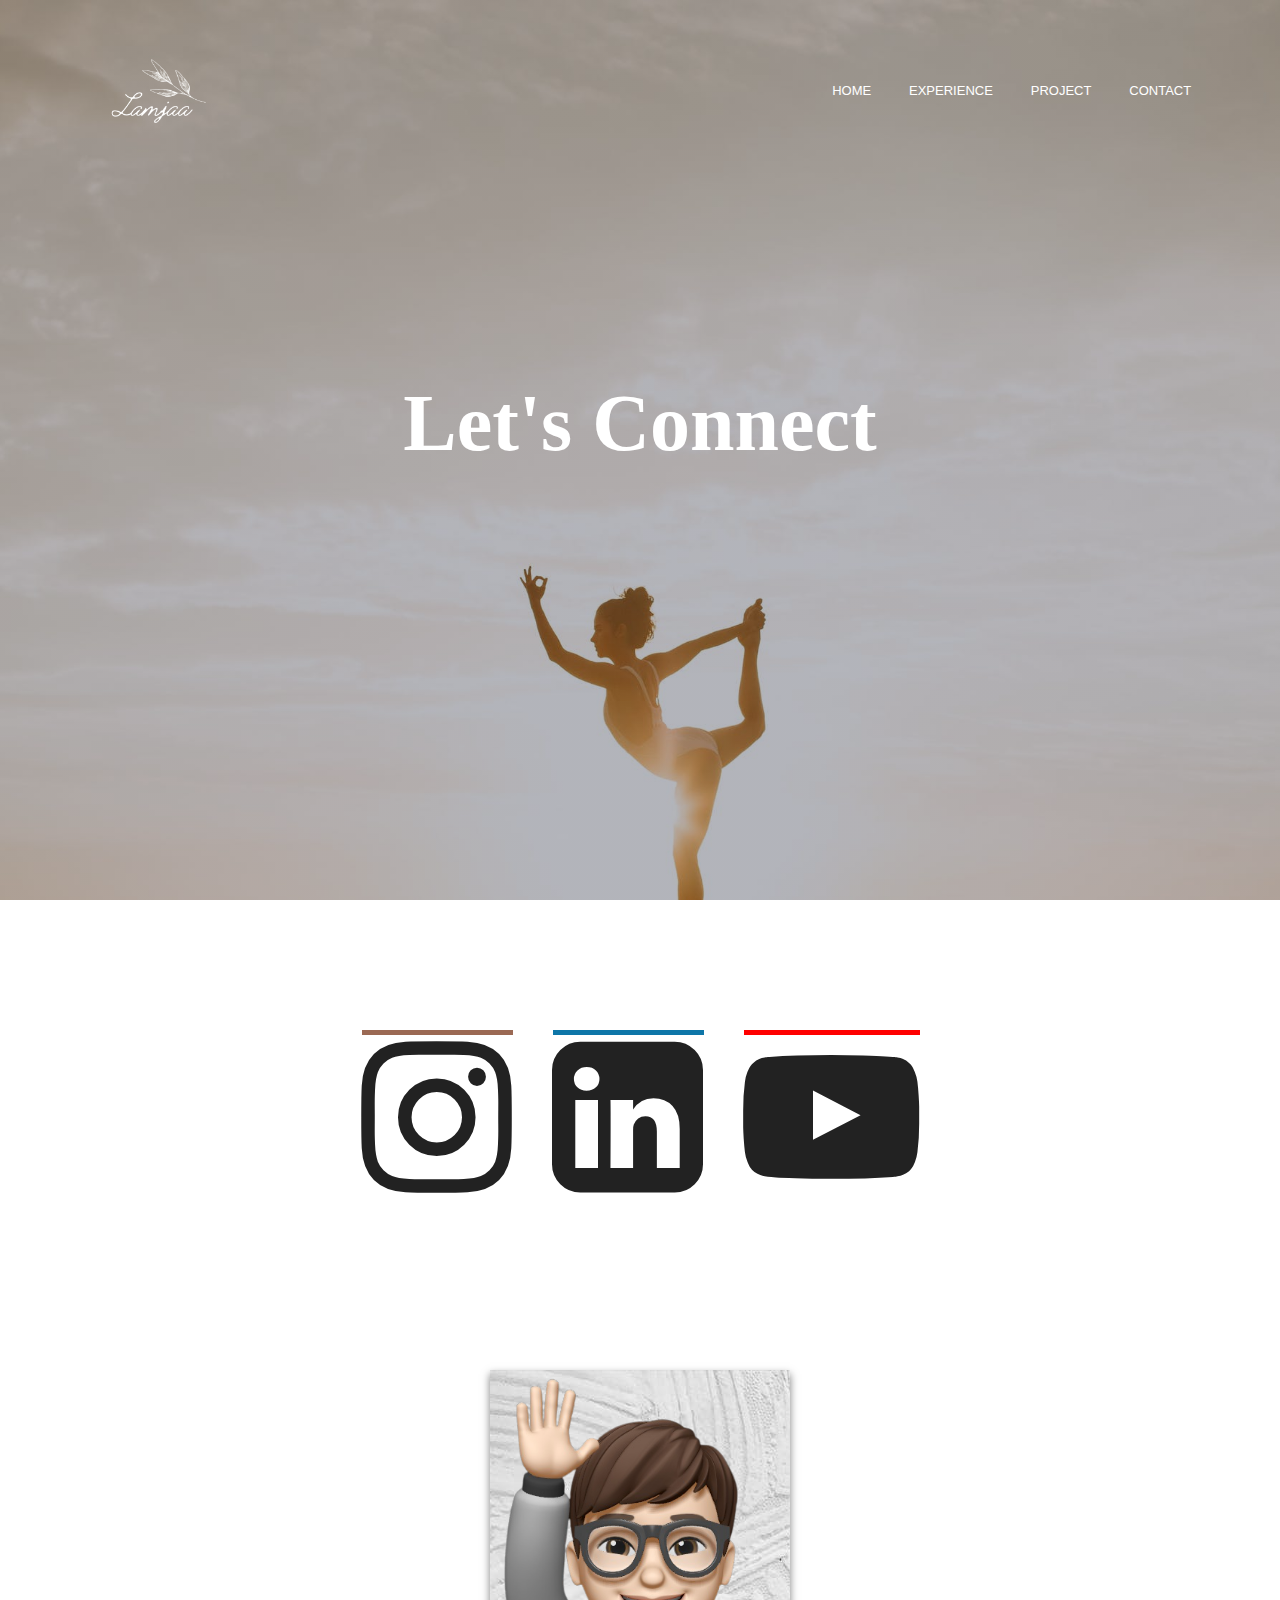
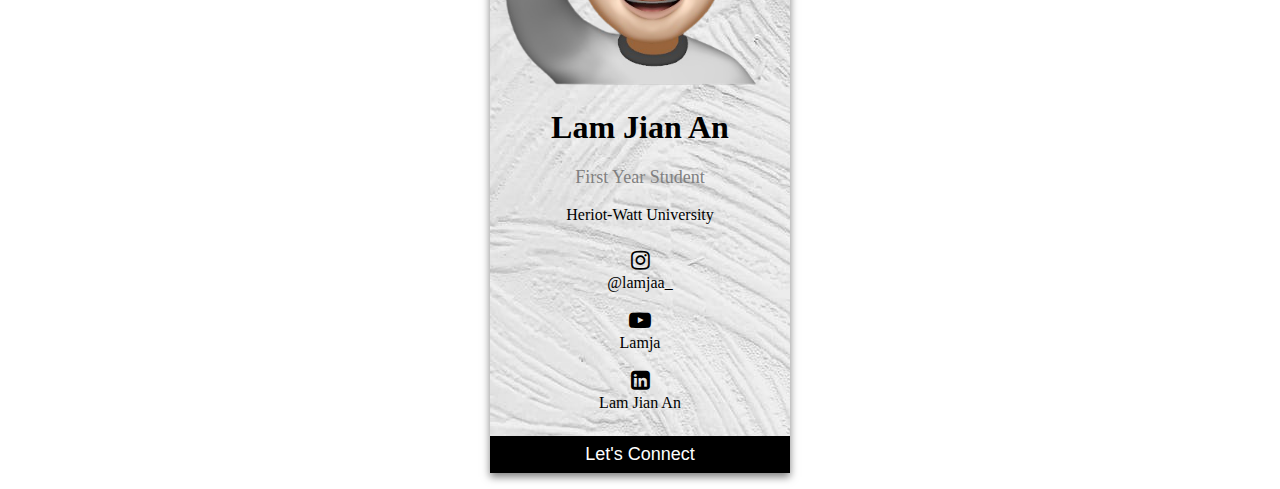
<file: portfolio/contact.html>
<!DOCTYPE html>
<html>
<head>
  <meta name="viewport" content="with=device-width, initial-scale=1.0 user-scalable=yes">
    <title> Let's Connect ! </title>
    <link rel="stylesheet" href="style.css">
    <link rel="preconnect" href="https://fonts.googleapis.com">
<link rel="preconnect" href="https://fonts.gstatic.com" crossorigin>
<link href="https://fonts.googleapis.com/css2?family=Coda&family=Open+Sans+Condensed:ital,wght@0,300;0,700;1,300&family=Rajdhani:wght@400;500;600;700&family=Zen+Loop&display=swap" rel="stylesheet">
<link rel="stylesheet" href="https://stackpath.bootstrapcdn.com/font-awesome/4.7.0/css/font-awesome.min.css">
<link rel="apple-touch-icon" sizes="180x180" href="favicon/apple-touch-icon.png">
<link rel="icon" type="image/png" sizes="32x32" href="favicon/favicon-32x32.png">
<link rel="icon" type="image/png" sizes="16x16" href="favicon/favicon-16x16.png">
<link rel="manifest" href="/site.webmanifest">
</head>
<body>
  <head>
    <link
      rel="stylesheet"
      href="https://cdnjs.cloudflare.com/ajax/libs/animate.css/4.1.1/animate.min.css"
    />
  </head>
<section class="subb-header">
        <nav>
          <a href="index.html"><img src="images/logo.png"></a>
          <div class="nav-links" id="navLinks">
            <i class="fa fa-times" onclick="hideMenu()"></i>
              <ul>
                <li><a href="home.html"> HOME </a></li>
                <li><a href="experience.html"> EXPERIENCE  </a></li>
                <li><a href="project.html"> PROJECT </a></li>
                <li><a href="contact.html"> CONTACT </a></li>
            </ul>
          </div>
          <i class="fa fa-bars" onclick="showMenu()"></i>
        </nav>
        <section class="secondsec">
        <div class="text-box">
            <h1 class="animate__animated animate__rubberBand"> Let's Connect </h1>
</div>
</section>
</section>

<!------------contacts----------->
<section class="icons">
    <ul>
      <li><a href="https://www.instagram.com/lamjaa_/"><i class="fa fa-instagram"></i></a></li>
      <li><a href="https://www.linkedin.com/in/jian-an-lam/"><i class="fa fa-linkedin-square"></i></a></li>
      <li><a href="https://www.youtube.com/channel/UCaUFJlQi7F4RQsTA9JxGYsQ"><i class="fa fa-youtube-play"></i></a></li>
    </ul>
</section>

<!--------namecard----------------->
<style>
.card {
  box-shadow: 0 4px 8px 0 rgba(0, 0, 0, 0.5);
  max-width: 300px;
  margin: auto;
  text-align: center;
  font-family: serif;
}

.title {
  color: grey;
  font-size: 18px;
}

button {
  border: none;
  outline: 0;
  display: inline-block;
  padding: 8px;
  color: white;
  background-color: #000;
  text-align: center;
  cursor: pointer;
  width: 100%;
  font-size: 18px;
}

a {
  text-decoration: none;
  font-size: 22px;
  color: black;
}

button:hover, a:hover {
  opacity: 1.7;
}
</style>
</head>
<body>

<h2 style="text-align:center"></h2>
<section class="lastsec">
<div class="card">
  <img src="images/myface.png" alt="John" style="width:100%">
  <h1> Lam Jian An </h1>
  <p class="title">First Year Student</p>
  <p>Heriot-Watt University</p>
  <div style="margin: 24px 0;">
    <a href="#"><i class="fa fa-instagram"></i></a>
    <p> @lamjaa_ </p>
    <a href="#"><i class="fa fa-youtube-play"></i></a>
    <p> Lamja </p>
    <a href="#"><i class="fa fa-linkedin-square"></i></a>
    <p> Lam Jian An </p>
  </div>
  <p><button>Let's Connect</button></p>
</div>

</body>


<!-------------------confetti---------->
    <script src="./confetti.js"></script>
    <script>
      const start = () => {
        setTimeout(function() {
            confetti.start();
          },1000);
      };
      start();
    </script>
    <script>
    const stop = () => {
      setTimeout(function(){
        confetti.stop();
      },5000)
    }
    start();
    stop();
  </script>


<!---JavaScript for Toggle Menu------------>

<script>

    var navLinks = document.getElementById("navLinks");
    function showMenu() {
      navLinks.style.right = "0";
    }
    function hideMenu() {
      navLinks.style.right = "-200px";
    }

</script>
</file>
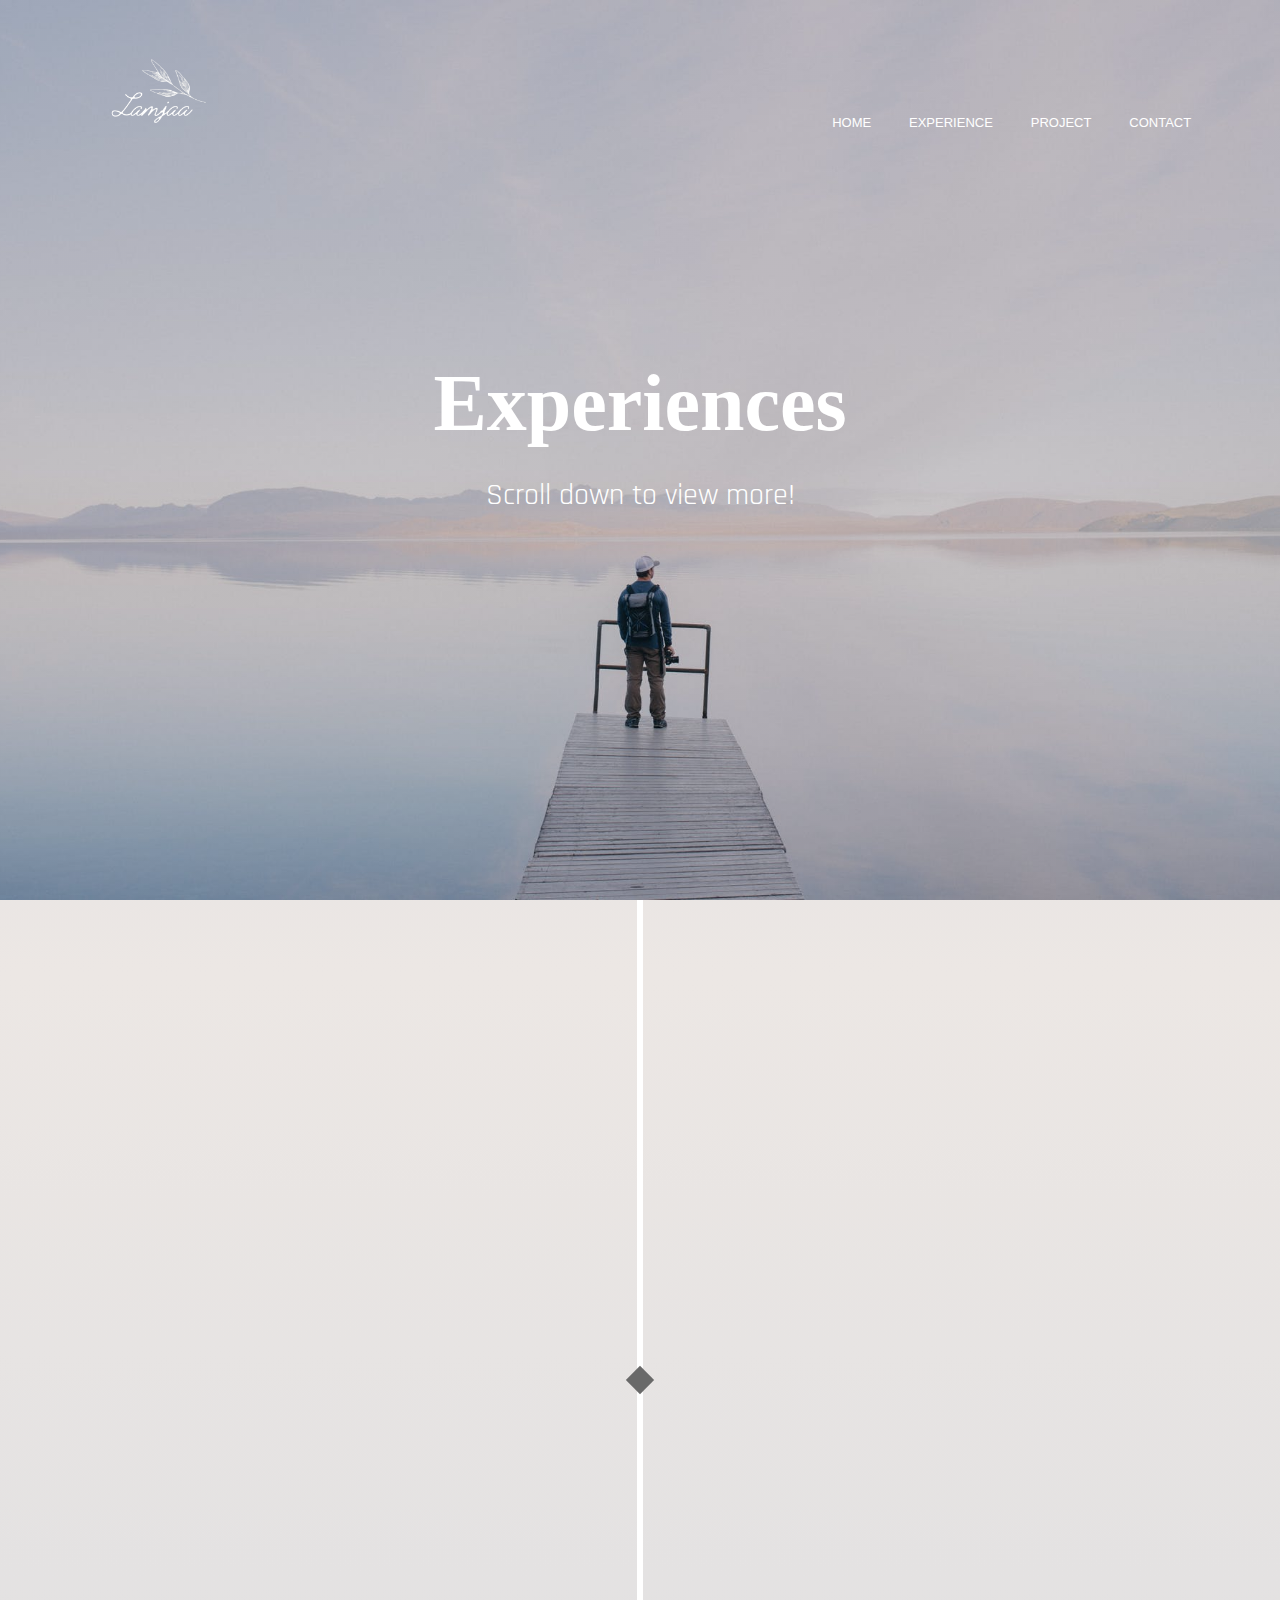
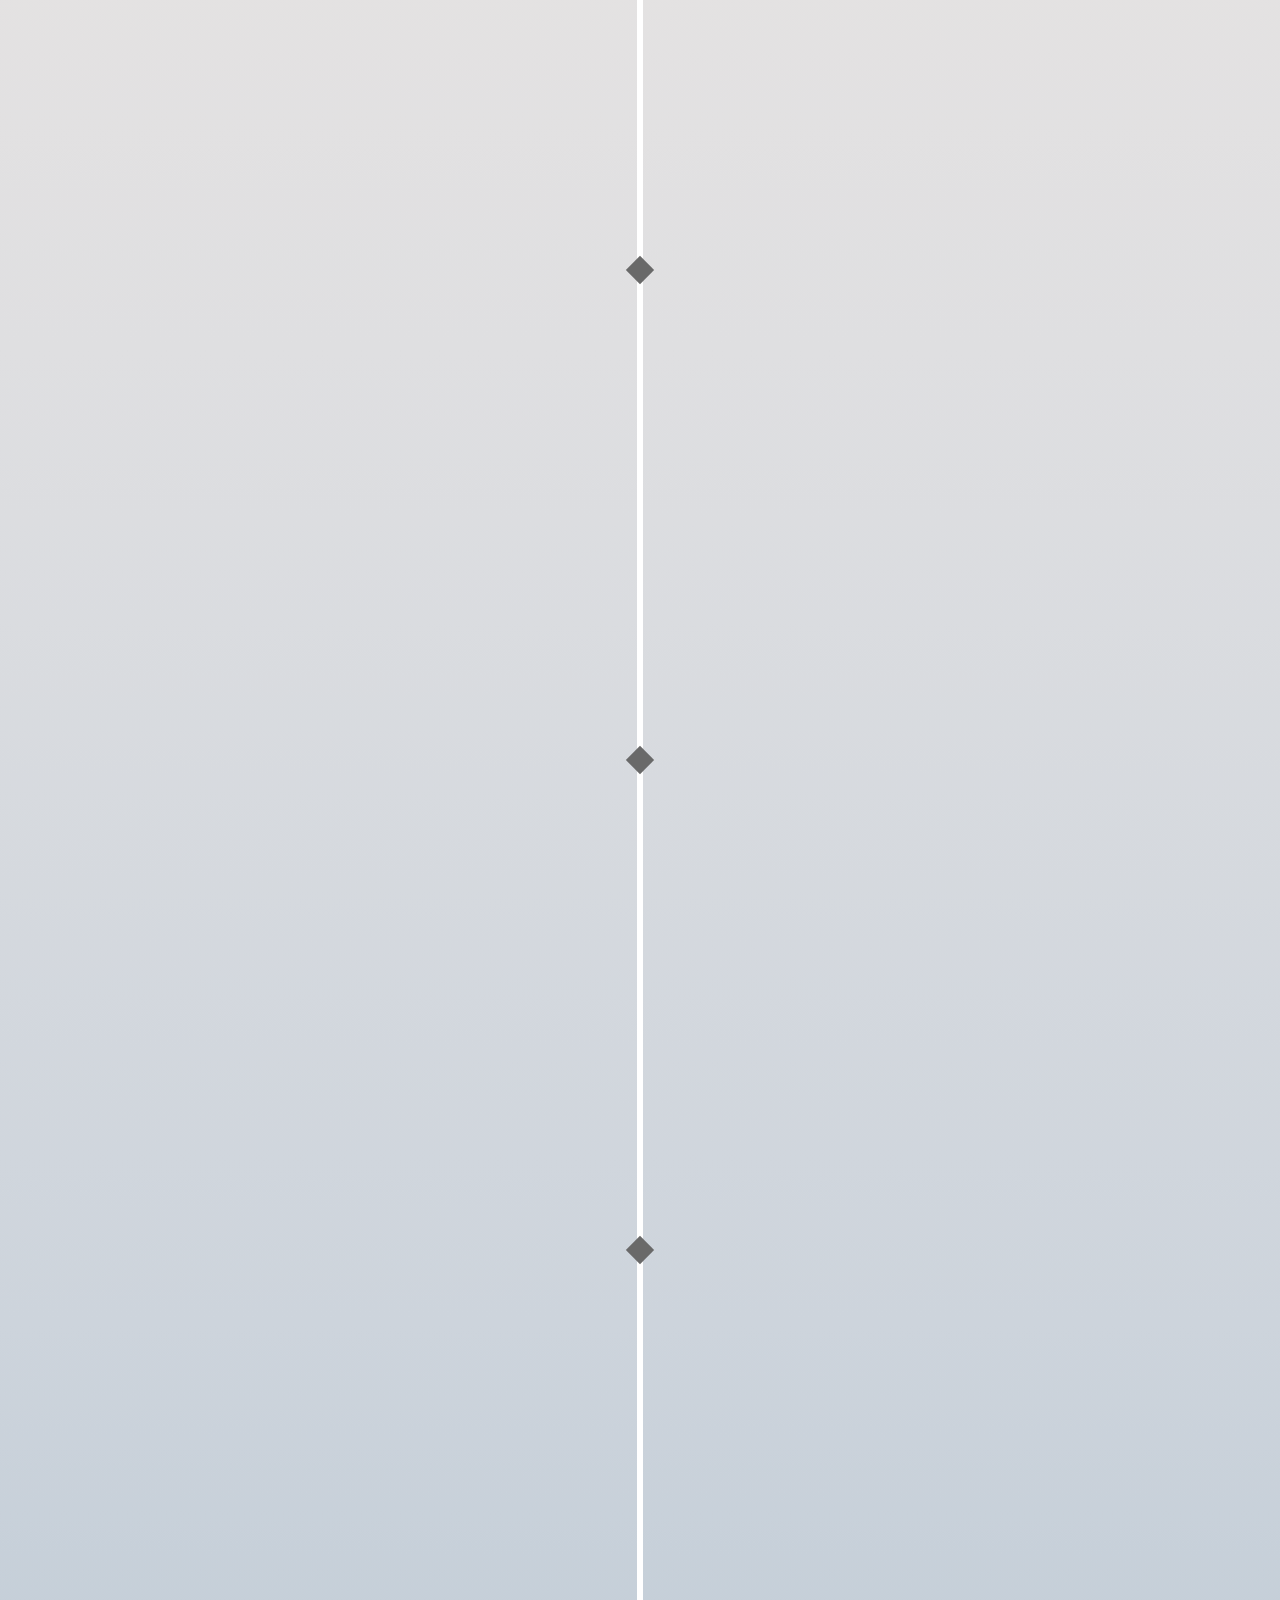
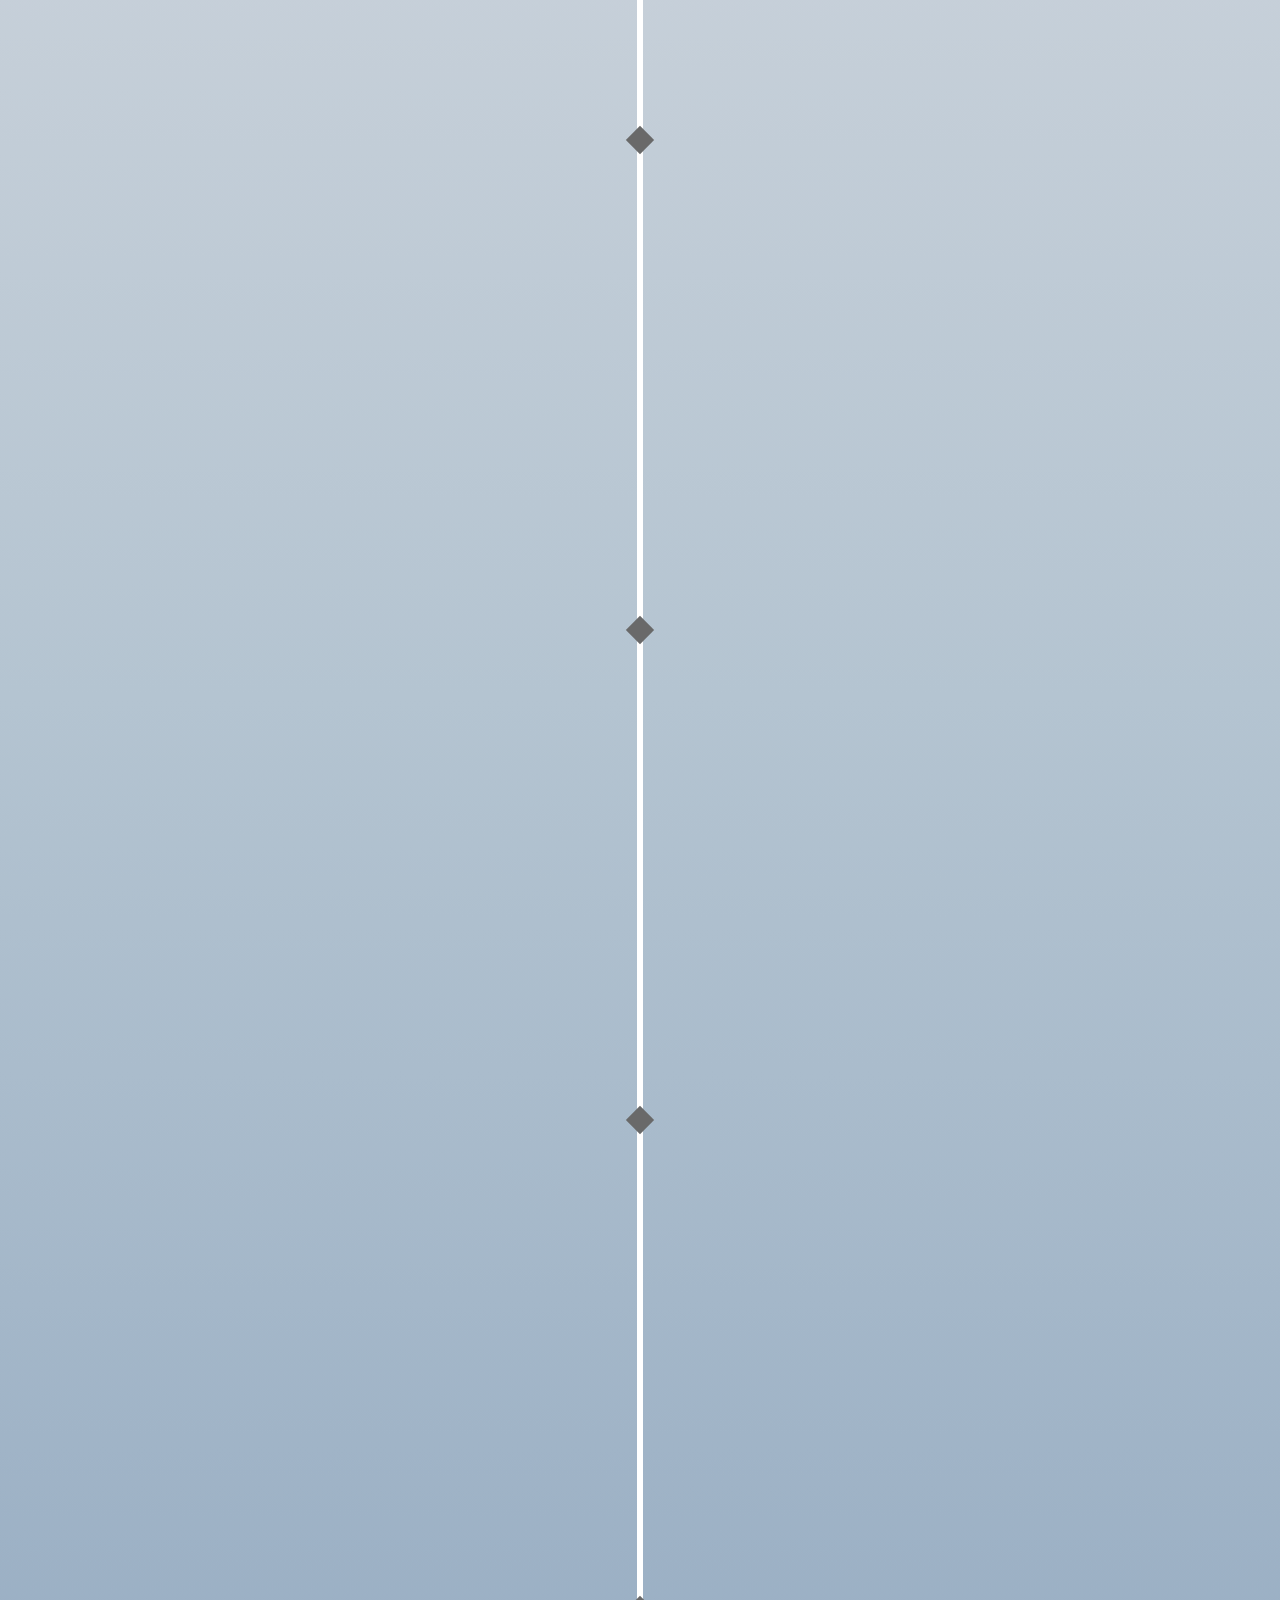
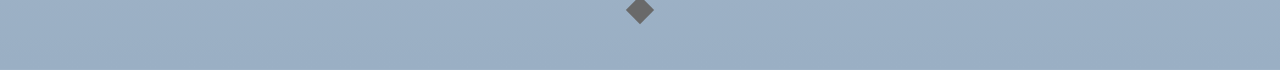
<file: portfolio/experience.html>
<!DOCTYPE html>
<html>
<head>
  <meta name="viewport" content="with=device-width, initial-scale=1.0 user-scalable=yes">
    <title> My Experiences </title>
    <link rel="stylesheet" href="style.css">
    <link rel="preconnect" href="https://fonts.googleapis.com">
<link rel="preconnect" href="https://fonts.gstatic.com" crossorigin>
<link href="https://fonts.googleapis.com/css2?family=Coda&family=Open+Sans+Condensed:ital,wght@0,300;0,700;1,300&family=Rajdhani:wght@400;500;600;700&family=Zen+Loop&display=swap" rel="stylesheet">
<link rel="stylesheet" href="https://stackpath.bootstrapcdn.com/font-awesome/4.7.0/css/font-awesome.min.css">
<link rel="apple-touch-icon" sizes="180x180" href="favicon/apple-touch-icon.png">
<link rel="icon" type="image/png" sizes="32x32" href="favicon/favicon-32x32.png">
<link rel="icon" type="image/png" sizes="16x16" href="favicon/favicon-16x16.png">
<link rel="manifest" href="/site.webmanifest">
</head>
<head>
  <link
    rel="stylesheet"
    href="https://cdnjs.cloudflare.com/ajax/libs/animate.css/4.1.1/animate.min.css"
  />
</head>

<body>
<section class="sub-header">
        <nav>
          <a href="index.html"><img src="images/logo.png"></a>
          <div class="nav-links" id="navLinks">
            <i class="fa fa-times" onclick="hideMenu()"></i>
              <ul>
                <li><a href="index.html"> HOME </a></li>
                <li><a href="experience.html"> EXPERIENCE </a></li>
                <li><a href="project.html"> PROJECT </a></li>
                <li><a href="contact.html"> CONTACT </a></li>
            </ul>
          </div>
          <i class="fa fa-bars" onclick="showMenu()"></i>
        </nav>
        <section class="secondsec">
        <div class="text-box">
        <h1 class="animate__animated animate__fadeInDown"> Experiences </h1>
        <p class="animate__animated animate__jello">  Scroll down to view more! </p>
</div>
</section>
</section>

<!------------Blog----------->

<style>
*,
*::before,
*::after {
margin: 0;
padding: 0;
box-sizing: border-box;
}
.nav-links{
  flex: 1;
  text-align: right;
}
.nav-links ul li {
  list-style: none;
  display: inline-block;
  padding: 8px 12px;
  position: relative;
}
.nav-links ul li a {
  color: #fff;
  text-decoration: none;
  font-size: 13px;
}
.nav-links ul li::after {
  content: '';
  width: 0%;
  height: 2px;
  background: #f44336;
  display: block;
  margin: auto;
  transition: 0.5s;
}
.nav-links ul li:hover::after {
  width: 100%;
}
body {
font: normal 16px/1.5 "Titillium Web", sans-serif;
background-image: linear-gradient(#d6d9e2,#ece7e4,#dfdfe1,#cdd4dc,#b4c4d1,#9aafc4);
color: #3c3f64;
overflow-x: hidden;
padding-bottom: 50px;
}
.discovery h1 {
  line-height: 30px;
  min-height:75px;
  height: 50px;
  font-family: 'Open Sans Condensed', sans-serif;
}
.discovery p {
  margin-bottom: 30px;
}
.timeline ul li {
list-style-type: none;
position: relative;
width: 6px;
margin: 0 auto;
padding-top: 50px;
background: #fff;
}
.timeline ul li::after {
content: "";
position: absolute;
left: 50%;
bottom: 0;
transform: translateX(-50%) rotate(45deg);
width: 20px;
height: 20px;
z-index: 2;
background: #696969;
}
.timeline ul li div {
position: relative;
bottom: 0;
width: 400px;
padding: 20px;
background: #fff;
border-radius: 10px;
display: flex;
align-items: center;
text-align: center;
}
.timeline ul li div time {
position: absolute;
background: #f5af19;
width: 180px;
height: 30px;
top: -15px;
border-radius: 5px;
display: flex;
justify-content: center;
align-items: center;
letter-spacing: 2px;
font-family: 'Open Sans Condensed', sans-serif;
font-weight: bold;
}
.timeline ul li div div {
height: 400px;
display: flex;
flex-direction: column;
justify-content: center;
align-items: center;
}
.timeline ul li div div p {
text-align: center;
}
.timeline ul li div .discovery {
margin-right: 10px;
}
.timeline ul li:nth-of-type(odd) > div {
left: 45px;
}
.timeline ul li:nth-of-type(even) > div {
left: -439px;
}

.timeline ul li div {
visibility: hidden;
opacity: 0;
transition: all 0.5s ease-in-out;
}
.timeline ul li:nth-of-type(odd) div {
transform: translate3d(100px, -10px, 0) rotate(10deg);
}
.timeline ul li:nth-of-type(even) div {
transform: translate3d(-100px, -10px, 0) rotate(10deg);
}
.timeline ul li.in-view div {
transform: none;
visibility: visible;
opacity: 1;
}

@media screen and (max-width: 1100px) and (min-device-width : 320px)  {
.timeline ul li div {
  width: 250px;
  flex-direction: column;
}
.timeline ul li div div {
  margin: 10px;
  height: 450px;
}
.timeline ul li:nth-of-type(even) > div {
  left: -289px;
}
.secondsec .text-box p {
  font-size: 20px;
}
.secondsec h1 {
 font-family: sans-serif;
  }
  .discovery h1 {
    margin-bottom: 30px;
    margin-top: 20px;
    line-height: 25px;
    min-height: 75px;
    height: 50px;
  }

@media screen and (max-width: 1100px) and (min-device-width : 320px)   {
body {
background-image: linear-gradient(#d6d9e2,#ece7e4,#dfdfe1,#cdd4dc,#b4c4d1,#9aafc4);
}

.timeline ul li {
  margin-left: 20px;
}
.timeline ul li div {
  width: calc(77vw - 50px);
}
.timeline ul li:nth-of-type(even) > div {
  left: 45px;
}

</style>

<script>
window.console = window.console || function(t) {};
</script>



<script>
if (document.location.search.match(/type=embed/gi)) {
  window.parent.postMessage("resize", "*");
}
</script>


</head>

<body translate="no" >
<section class="timeline">
    <ul>
      <li>
        <div>
          <time> 2021 Jul </time>
          <div class="discovery">
            <h1> Maybank M-Dash </h1>
            <p>
              A virtual race organised by Maybank. <br>
              It has 5 stages in total & I ended my journey at the 4th stage where my final placing is 31st out of 300+ participants.
            <p> One of the most challenging part of this race was the difficult riddles and puzzles.
            </p>
          </div>

        </div>
      </li>
      <li>
        <div>
          <time>2021 Apr </time>
          <div class="discovery">
            <h1> Online Environmental Awareness Campaign </h1>
            <p>
            Organized an online campaigning project to raise environmental awareness & created an account on Instagram (@bumikitar). </p>
            <p>
            Developed an AR filter for Insta-story using SparkAR.
            </p>
          </div>

        </div>
      </li>
      <li>
        <div>
          <time>2020 Sept-Present</time>
          <div class="discovery">
            <h1>Student Ambassador, <br> Heriot-Watt University</h1>
            <p>
              Participated in EGIS (School of Energy, Geoscience, Infrastructure, and Society) market survey about developing a new undergraduate degree in the areas of interest within the university. </p>
            <p> Gathered various data from universities around the world and reflected the data in a quantitative manner.
            </p>
          </div>

        </div>
        </li>
        <li>
        <div>
          <time>2020 June</time>
          <div class="discovery">
            <h1>Inti College A-Levels Valedictorian </h1>
            <p>
              Scored 3A* & 1A in GCE A-Level examination. </p>
              <p> Subjects: <br> Mathematics (A) <br> Chemistry (A*) <br> Biology (A*) <br> Physics (A*)
            </p>
          </div>

        </div>
      </li>
      <li>
        <div>
          <time>2019 Aug </time>
          <div class="discovery">
            <h1>Volvo Trucks CSR Project</h1>
            <p>
              Planned and organised activities for the Volvo Trucks family day. </p>
              <p> Conducted an activity to raise awareness about road safety and blind spots based on real scenarios.
            </p>
          </div>

        </div>
      </li>
      <li>
        <div>
          <time>2018 Aug </time>
          <div class="discovery">
            <h1> King's Scout Award</h1>
            <p>
              Highest award of the Scouts Association of Malaysia (PPM). </p> <p> The King's Scout Certificate is signed by His Majesty the Yang di-Pertuan Agong of Malaysia and all the sultans in Malaysia.
            </p> <p> Received an addiitonal of 2 awards on backwoods and lashings category.
          </div>

        </div>
      </li>
      <li>
        <div>
          <time>2014 Jan-2018 Aug</time>
          <div class="discovery">
            <h1>Scouts, CHSPJ</h1>
            <p>
              Secretary (2017-2018) </p> <p>
              Organized 60th anniversary diamond jubilee campfire. </p> <p>
              Volunteered at various places such as Buddhist lodge & Malaysian child welfare association.
            </p>
          </div>

        </div>
      </li>
      <li>
        <div>
          <time>2017 Mar-2018 Sept</time>
          <div class="discovery">
            <h1>Cheerleading, CHSPJ</h1>
            <p>
              Treasurer (2017-2018) </p> <p>
              Participated in national level competitions. </p> <p>
              Charm Cheerleading Championship: <br> Silver Medal (2017) <br>
              Gold Medal (2018) </p> <p>
              The Star, Cheer18: <br> Silver Medal (2018)
            </p>
          </div>

        </div>
      </li>
    </ul>
  </section>
  <script src="https://cpwebassets.codepen.io/assets/common/stopExecutionOnTimeout-8216c69d01441f36c0ea791ae2d4469f0f8ff5326f00ae2d00e4bb7d20e24edb.js"></script>


    <script id="rendered-js" >
var items = document.querySelectorAll(".timeline li");

function isElementInViewport(el) {
var rect = el.getBoundingClientRect();
return (
  rect.top >= 0 &&
  rect.left >= 0 &&
  rect.bottom <= (window.innerHeight || document.documentElement.clientHeight) &&
  rect.right <= (window.innerWidth || document.documentElement.clientWidth));

}

function callbackFunc() {
for (var i = 0; i < items.length; i++) {if (window.CP.shouldStopExecution(0)) break;
  if (isElementInViewport(items[i])) {
    if (!items[i].classList.contains("in-view")) {
      items[i].classList.add("in-view");
    }
  } else if (items[i].classList.contains("in-view")) {
    items[i].classList.remove("in-view");
  }
}window.CP.exitedLoop(0);
}

window.addEventListener("load", callbackFunc);
window.addEventListener("scroll", callbackFunc);
//# sourceURL=pen.js
  </script>



</body>

</html>

<!---JavaScript for Toggle Menu------------>

<script>

    var navLinks = document.getElementById("navLinks");
    function showMenu() {
      navLinks.style.right = "0";
    }
    function hideMenu() {
      navLinks.style.right = "-200px";
    }

</script>
</file>
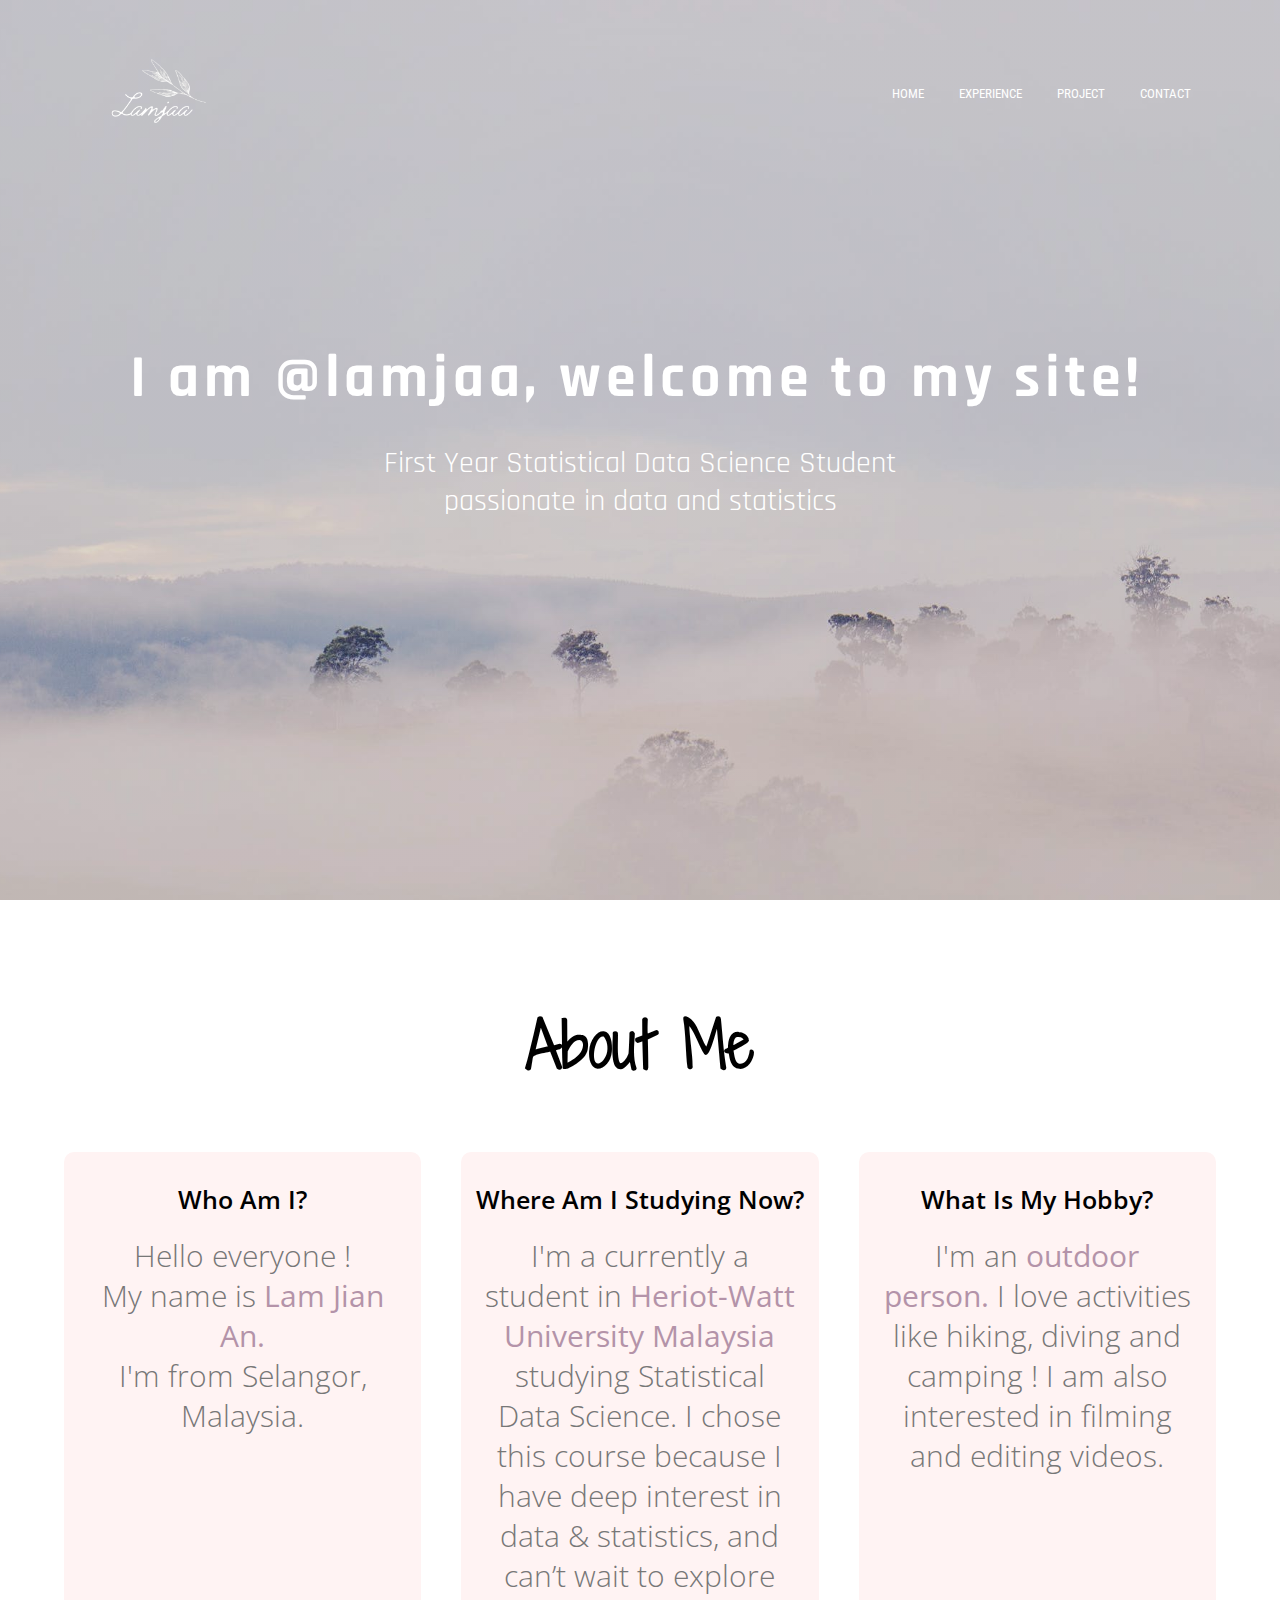
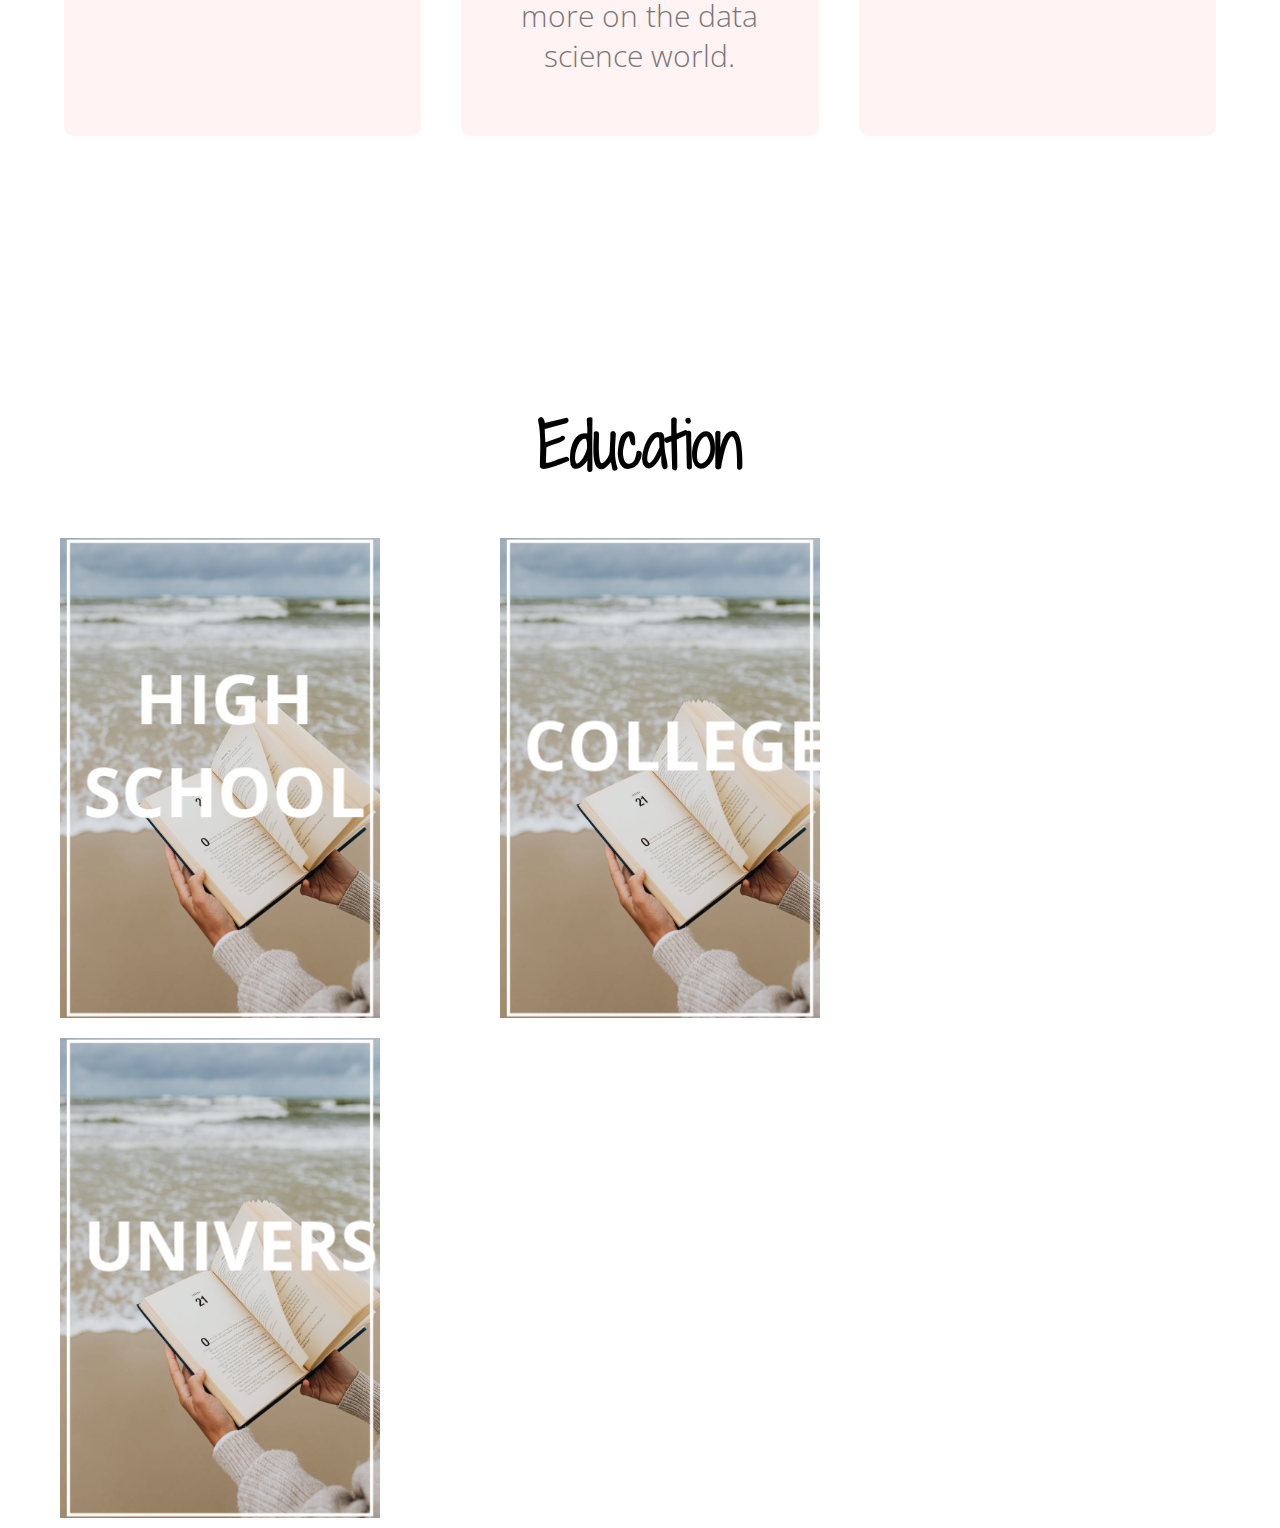
<file: portfolio/home.html>
<!DOCTYPE html>
<html>
<head>
  <meta name="viewport" content="with=device-width, initial-scale=1.0 user-scalable=yes">
    <title> Portfolio Site </title>
    <link rel="stylesheet" href="style.css">
    <link rel="preconnect" href="https://fonts.googleapis.com">
<link rel="preconnect" href="https://fonts.gstatic.com" crossorigin>
<link href="https://fonts.googleapis.com/css2?family=Coda&family=Open+Sans+Condensed:ital,wght@0,300;0,700;1,300&family=Rajdhani:wght@400;500;600;700&family=Zen+Loop&display=swap" rel="stylesheet">
<link rel="stylesheet" href="https://stackpath.bootstrapcdn.com/font-awesome/4.7.0/css/font-awesome.min.css">
<link rel="apple-touch-icon" sizes="180x180" href="favicon/apple-touch-icon.png">
<link rel="icon" type="image/png" sizes="32x32" href="favicon/favicon-32x32.png">
<link rel="icon" type="image/png" sizes="16x16" href="favicon/favicon-16x16.png">
<link rel="manifest" href="/site.webmanifest">
</head>
<head>
  <link
    rel="stylesheet"
    href="https://cdnjs.cloudflare.com/ajax/libs/animate.css/4.1.1/animate.min.css"
  />
</head>
<body>
<section class="header">
        <nav>
          <a href="index.html"><img src="images/logo.png"></a>
          <div class="nav-links" id="navLinks">
            <i class="fa fa-times" onclick="hideMenu()"></i>
              <ul>
                <li><a href="home.html"> HOME </a></li>
                <li><a href="experience.html"> EXPERIENCE </a></li>
                <li><a href="project.html"> PROJECT </a></li>
                <li><a href="contact.html"> CONTACT </a></li>
            </ul>
          </div>
          <i class="fa fa-bars" onclick="showMenu()"></i>
        </nav>
<section class="firstsec">
<div class="text-box">
    <h1> I am @lamjaa, welcome to my site! </h1>
    <p class="animate__animated animate__rollIn"> First Year Statistical Data Science Student
    <br> passionate in data and statistics
    </p>

</div>
</section>
</section>

<!------- About Me ----------->
<style>
@import url('https://fonts.googleapis.com/css2?family=Shadows+Into+Light+Two&display=swap');
@import url('https://fonts.googleapis.com/css2?family=Roboto+Condensed:wght@300&display=swap');
</style>

<section class="course">
    <h1> About Me </h1>
    <div class="row">
      <div class="course-col">
        <h3> Who Am I? </h3>
        <p> Hello everyone !<br>  My name is <strong class="highlight"> Lam Jian An. </strong> <br> I'm from Selangor, Malaysia.
        </p>
      </div>
      <div class="course-col">
        <h3> Where Am I Studying Now? </h3>
        <p> I'm a currently a student in  <strong class="highlight"> Heriot-Watt University Malaysia </strong> studying Statistical Data Science.
          I chose this course because I have deep interest in data & statistics, and can’t wait to explore more on the data science world.
        </p>
      </div>
      <div class="course-col">
        <h3> What Is My Hobby? </h3>
        <p> I'm an <strong class="highlight"> outdoor person. </strong> I love activities like hiking, diving and camping ! I am also interested in filming and editing videos.
        </p>
      </div>
    </div>
</section>

<!------ Education----->
<section class="campus">
    <h1> Education </h1>

      <div id="mycard" class="column">
      <div class="card">
  <div class="card__content">
    <div class="card__front">
      <h3 class="card__title">High <br> School</h3>
    </div>
    <div class="card__back">
      <p class="card__body">Catholic High School, Petaling Jaya <br> 2014-2018 <br> <img src="images/chs.jpg"> </p>
    </div>
  </div>
</div>
</div>
</div>

    <div id="mycard" class="column">
    <div class="card">
  <div class="card__content">
  <div class="card__front">
    <h3 class="card__title"> College </h3>
  </div>
  <div class="card__back">
    <p class="card__body"> Inti College, Subang Jaya <br> 2019-2020  <br> <img src="images/inti.jpg"> </p>
  </div>
  </div>
</div>
</div>

    <div id="mycard" class="column">
    <div class="card">
  <div class="card__content">
  <div class="card__front">
    <h3 class="card__title"> University </h3>
</div>
<div class="card__back">
    <p class="card__body"> Heriot-Watt University, Putrajaya <br> 2020-Present <br> <img src="images/hwum.png"> </p>
    </div>
    </div>
</div>
</div>
</section>


<!---JavaScript for Toggle Menu------------>

<script>

    var navLinks = document.getElementById("navLinks");
    function showMenu() {
      navLinks.style.right = "0";
    }
    function hideMenu() {
      navLinks.style.right = "-200px";
    }

</script>

<style>

</style>
</file>
<file: style.css>
*{
    margin-left:  0;
    margin-right: 0;
    margin-top: 0;
    padding: 0;
}
.highlight {
  color: #b493a9;
}
.header{
  min-height: 100vh;
  width: 100%;
  background-image: linear-gradient(rgba(4,9,30,0.1),rgba(4,9,30,0.1)),url(images/image1.jpg);
  background-position: center;
  background-size: cover;
  background-attachment: fixed;
  background-repeat: no-repeat;
  position: relative;
  font-size: 50px;
  display: table;
  font-family: 'Roboto Condensed', sans-serif;
}

.firstsec .text-box h1{
  width: auto;
  display: inline-block;
  overflow: hidden;
  border-right: .1em solid transparent;
  white-space: nowrap;
  margin: 0 auto;
  letter-spacing: .08em;
  animation: typing 3.5s steps(40, end),
			 blink-caret .75s step-end 4;
}
@keyframes typing{
  from {max-width: 0}
  to {max-width: 100%}
}

@keyframes blink-caret{
  from, to {border-color: transparent}
  50% {border-color: orange;}
}



nav{
  display: flex;
  padding: 2% 6%;
  justify-content: space-between;
  align-items: center;
}
nav img {
  width: 150px;
}
.nav-links{
  flex: 1;
  text-align: right;
}
.nav-links ul li {
  list-style: none;
  display: inline-block;
  padding: 8px 12px;
  position: relative;
}
.nav-links ul li a {
  color: #fff;
  text-decoration: none;
  font-size: 13px;
}
.nav-links ul li::after {
  content: '';
  width: 0%;
  height: 2px;
  background: #f44336;
  display: block;
  margin: auto;
  transition: 0.5s;
}
.nav-links ul li:hover::after {
  width: 100%;
}
.text-box {
  width: 90%;
  color: #fff;
  position: absolute;
  top: 50%;
  left: 50%;
  transform: translate(-50%,-50%);
  text-align: center;
  font-family: 'Rajdhani', sans-serif;
}
.text-box h1{
  font-size: 60px;
}
.text-box p {
  margin: 10px 0 40px;
  font-size: 30px;
  color: #fff;
}
.text-box br {
  margin: 10px 0 40px;
  font-size: 30px;
  color: #fff;
}
.hero-btn {
  display: inline-block;
  text-decoration: none;
  color: #fff;
  border: 1px solid #fff;
  padding: 12px 34px;
  font-size: 13px;
  background: transparent;
  position: relative;
  cursor: pointer;
}
.hero-btn:hover {
  border: 1px solid #f44336;
  background: #f44336;
  transition: 1s;
}

nav .fa {
  display: none;
}

@media only screen and (max-width: 1100px) and (min-device-width : 320px) {
  .text-box h1{
      font-size: 20px;
  }
  .nav-links ul li {
    display: block;
  }
  .firstsec .textbox h1{
    text-align: center;
  }
  .firstsec p {
    font-size: 20px;
  }
  .nav-links {
    position: fixed;
    background: #f44336;
    height: 100vh;
    width: 200px;
    top: 0;
    right: -200px;
    text-align: left;
    z-index: 2;
    transition: 1s;
  }
  nav .fa {
    display: block;
    color: #fff;
    margin: 10px;
    font-size: 22px;
    cursor: pointer;
  }
  .nav-links ul {
    padding: 30px;
  }
  .header{
    min-height: 100vh;
    width: 100%;
    background-image: linear-gradient(rgba(4,9,30,0.1),rgba(4,9,30,0.1)),url(images/image1.jpg);
    background-position: center;
    background-size: cover;
    background-attachment: scroll;
    background-repeat: no-repeat;
    position: relative;
    font-size: 50px;
    display: table;
    font-family: 'Roboto Condensed', sans-serif;
  }
}


/*----------- About Me  --------------*/
.course {
    margin: auto;
    text-align: center;
    padding-top: 100px;
    background-image: url(images/image2.jpg);
    background-position: center;
    background-size: cover;
    background-attachment: fixed;
    background-repeat: no-repeat;
    height: 100vh;
    width: 100%;
    display: table;
    font-family: 'Open Sans Condensed', sans-serif;
}
.course h1 {
  font-family: 'Shadows Into Light Two', cursive;
  font-size: 60px;
  font-weight: 600;
}
.course p {
  color: #777;
  font-size: 30px;
  font-weight: 300;
  line-height: 40px;
  padding: 10px;
}
.row {
  margin: 5%;
  margin-bottom: 0%;
  display: flex;
  justify-content: space-between;
}
.course-col {
    flex-basis: 31%;
    background: #fff3f3;
    border-radius: 10px;
    margin-bottom: 5%;
    padding: 20px 12px;
    box-sizing: border-box;
    transition: 0.5s;
    transition: transform .2s;
}
.course h3 {
  text-align: center;
  font-weight: 600;
  margin: 10px 0;
  font-size: 25px;
}
.course-col:hover {
  box-shadow: 0 0 20px 0px rgba(0,0,0,0.9);
}
.course-col:hover {
  -ms-transform: scale(1.2); /* IE 9 */
  -webkit-transform: scale(1.2); /* Safari 3-8 */
  transform: scale(1.2);
}
@media only screen and (max-width: 1100px) and (min-device-width : 320px)  {
  .row{
    flex-direction: column;
    margin: 13%;
  }
  .course p{
    height: 50vh;
  }
  .course-col:hover {
    -ms-transform: scale(1.2); /* IE 9 */
    -webkit-transform: scale(1.2); /* Safari 3-8 */
    transform: scale(1.02); }
    .course {
      background-attachment: scroll;
    }
    .course-col p {
      word-wrap: break-word;
      font-size: 25px;
    }
}


/*---------------education-----------*/
.campus {
  background-image: url(images/image5.jpg);
  margin: auto;
  text-align: center;
  padding-top: 100px;
  background-position: center;
  background-size: cover;
  background-attachment: fixed;
  background-repeat: no-repeat;
  height: 100vh;
  width: 100%;
  font-family: 'Open Sans Condensed', sans-serif;
  margin-bottom: 0;
}
.campus h1 {
  font-size: 60px;
  font-family: 'Shadows Into Light Two', cursive;
}

@import url("https://fonts.googleapis.com/css?family=Oswald:400,700");
:root {
  --level-one: translateZ(3rem);
  --level-two: translateZ(6rem);
  --level-three: translateZ(9rem);
  --fw-normal: 400;
  --fw-bold: 700;
}


#mycard body {
  height: 100vh;
  place-items: center;
  text-align: center;
  font-family: 'Open Sans Condensed', sans-serif;

}

.card {
  width: 500px;
  perspective:800px;
}
.column {
  float: left;
  width: 25%;
  padding: 10px 60px;
  justify-content: space-between;
  display: flex;
}
.card__content {
  text-align: center;
  position: relative;
  padding: 15em 5em;
  transition: transform 1s;
  transform-style: preserve-3d;
  text-align: center;
}

.card:hover .card__content {
  transform: rotateY(0.5turn);
}
.card__body img {
  width: 200px;
  height: 200px;
  border-radius: 50%;
}
.card__front,
.card__back {
  position: absolute;
  top: 0;
  bottom: 0;
  left: 0;
  right: 0;
  padding: 5em 3em;
  -webkit-backface-visibility: hidden;
          backface-visibility: hidden;
  transform-style: preserve-3d;
  display: grid;
  align-content: center;
  transform: rotateX(0deg);
}

.card__front {
  background-color: var(--clr);
  background-image: url(images/image6.jpg);
  background-size: cover;
  background-blend-mode: overlay;
  color: #fff;
}

.card__front::before {
  content: "";
  position: absolute;
  --spacer: 1em;
  top: var(--spacer);
  bottom: var(--spacer);
  left: var(--spacer);
  right: var(--spacer);
  border: 3px solid currentColor;
  transform: var(--level-one);
}

.card__title {
  font-size: 3.5rem;
  transform: var(--level-three);
  order: 2;
  text-transform: uppercase;
  color: #fff;
}

.card__subtitle {
  transform: var(--level-two);
  text-transform: uppercase;
  letter-spacing: 4px;
  font-size: 0.75rem;
  font-weight: var(--fw-bold);
  opacity: 0.7;
}

.card__body {
  transform: var(--level-two);
  font-weight: var(fw-normal);
  font-size: 1.5rem;
  line-height: 50px;
}

.card__back {
  transform: rotateY(0.5turn);
  color: var(--clr);
  background: #cedde2;
}

@media only screen and (max-width: 1100px) and (min-device-width : 320px)  {
  .column {
    width: 75%;
  }
  .card__body img {
    width: 100px;
    height: 100px;
    border-radius: 50%;
  }
  .campus h3 {
    font-size: 40px;
  }
  .campus {
    height: 270vh;
    background-attachment: scroll;
  }
  .card__content {
    text-align: center;
    position: relative;
    padding: 15em 5em;
    transition: transform 1s;
    transform-style: preserve-3d;
    text-align: center;
  }

  .card:hover .card__content {
    transform: rotateY(0.5turn);
  }
  .card__body img {
    width: 200px;
    height: 200px;
    border-radius: 50%;
  }
  .card__front,
  .card__back {
    position: absolute;
    top: 0;
    bottom: 0;
    left: 0;
    right: 0;
    padding: 5em 3em;
    -webkit-backface-visibility: hidden;
            backface-visibility: hidden;
    transform-style: preserve-3d;
    display: grid;
    align-content: center;
  }

  .card__front {
    background-color: var(--clr);
    background-image: url(images/image6.jpg);
    background-size: cover;
    background-blend-mode: overlay;
    color: #fff;
  }

  .card__front::before {
    content: "";
    position: absolute;
    --spacer: 1em;
    top: var(--spacer);
    bottom: var(--spacer);
    left: var(--spacer);
    right: var(--spacer);
    border: 3px solid currentColor;
    transform: var(--level-one);
  }

  .card__title {
    font-size: 3.5rem;
    transform: var(--level-three);
    order: 2;
    text-transform: uppercase;
    color: #fff;
  }

  .card__subtitle {
    transform: var(--level-two);
    text-transform: uppercase;
    letter-spacing: 4px;
    font-size: 0.75rem;
    font-weight: var(--fw-bold);
    opacity: 0.7;
  }

  .card__body {
    transform: var(--level-two);
    font-weight: var(fw-normal);
    font-size: 1.5rem;
    line-height: 50px;
  }

  .card__back {
    transform: rotateY(0.5turn);
    color: var(--clr);
    background: #cedde2;
  }
}


/*--------------Achievements------*/
.sub-header h1 {
  font-family:'Merienda', cursive;
  text-align: center;
}
.secondsec .text-box h1{
  font-size: 80px;

}
.sub-header {
  min-height: 100vh;
  width: 100%;
  background-image: linear-gradient(rgba(4,9,30,0.2),rgba(4,9,30,0.2)),url(images/image9.jpg);
  background-position: center;
  background-size: cover;
  background-attachment: fixed;
  background-repeat: no-repeat;
  position: relative;
  font-size: 50px;
  display: table;
  font-family: 'Roboto Condensed', sans-serif;
}
.achi {
  background-image: linear-gradient(#bfbcc3,#F7F7E8,#C7CFB7,#9DAD7F,#557174);
  background-position: center;
  background-size: cover;
  background-repeat: no-repeat;
  position: relative;
}

@media only screen and (max-width: 1100px) and (min-device-width : 320px) {
.secondsec .text-box h1 {
  font-size: 20px; }
  .sub-header h1 {
    font-family:'Merienda', cursive;
    text-align: center;
}
  .sub-header {
    background-attachment: scroll;
  }
@media
only screen and (-webkit-min-device-pixel-ratio: 1.5),
only screen and (-o-min-device-pixel-ratio: 3/2),
only screen and (min--moz-device-pixel-ratio: 1.5),
only screen and (min-device-pixel-ratio: 1.5){

  html,
  body{
    width:100%;
    overflow-x:hidden;
  }

}
}

/*-----------Shooting Stars --------------*/


</style>
@media(max-width: 1100px) and (min-device-width : 320px) {
  flex-direction: column;
  position: fixed;
}

/*----------contact us-------*/
.subb-header h1 {
  font-family:'Merienda', cursive;
  text-align: center;
}
.secondsec .text-box h1{
  font-size: 80px;

}
.subb-header {
  min-height: 100vh;
  width: 100%;
  background-image: linear-gradient(rgba(4,9,30,0.3),rgba(4,9,30,0.3)),url(images/image10.jpg);
  background-position: center;
  background-size: cover;
  background-attachment: fixed;
  background-repeat: no-repeat;
  position: relative;
  font-size: 50px;
  display: table;
  font-family: 'Roboto Condensed', sans-serif;
}
.subb-header h1 {
  font-family:'Merienda', cursive;
}
.icons  {
  display: flex;
  justify-content: center;
  align-items: center;
  min-height: 50vh;
  background: #fff;
}
.icons ul {
  position: relative;
  display: flex;
}
.icons ul li {
  position: relative;
  list-style: none;
  margin: 0 20px;
  cursor: pointer;
}
.icons ul li a {
  text-decoration: none;
}
.icons ul li a .fa {
  font-size: 8em;
  color: #222;

}
.icons ul li::before {
  font-family: fontAwesome;
  position: absolute;
  top: 0;
  Left: 0;
  font-size: 11em;
  height: 0;
  overflow: hidden;
  transition: 0.5s ease-in-out;
}
.icons ul li:nth-child(1)::before {
  content: '\f16d';
  color: #9b6954;
  border-bottom: 5px solid #9b6954;
  margin: 0 0.5px;
  padding-top: 0.5px;
}
.icons ul li:nth-child(2)::before {
  content: '\f08c';
  color: #0e76a8;
  border-bottom: 5px solid #0e76a8;
  margin: 0 0.5px;
  padding-top: 0.5px;
}
.icons ul li:nth-child(3)::before {
  content: '\f16a';
  color: #ff0000;
  border-bottom: 5px solid #ff0000;
  margin: 0 0.5px;
  padding-top: 0.5px;
}
.icons ul li:hover::before {
  height: 100%;
}
.lastsec .card {
  background-image: url(images/image8.jpg);
}
.location {
  width: 80%;
  margin: auto;
  padding: 80px 0;
}
.location iframe {
  width: 100%;
}
.contact-us {
  width: 80%;
  margin: auto;
}
.contact-col {
  flex-basis: 48%;
  margin-bottom: 30px;
}
.contact-col div {
  display: flex;
  align-items: center;
  margin-bottom: 40px;
}
.contact-col div .fa {
  font-size: 20px;
  color: #f44336;
  margin: 10px;
  margin-right: 30px;
}
.contact-col div p {
  padding: 0;
}
.contact-col div h5 {
  font-size: 20px;
  margin-bottom: 5px;
  color: #555;
  font-weight: 400;
}
.contact-col input, .contact-col textarea{
  width: 100%;
  padding: 15px;
  margin-bottom: 17px;
  outline: none;
  border: 1px solid #ccc;
  box-sizing: border-box;
}

@media only screen and (min-device-width : 320px)  and (max-width: 1100px){
  .icons ul li a .fa {
    font-size: 5em; }
    .icons ul li::before {
      font-family: fontAwesome;
      position: absolute;
      top: 0;
      Left: 0;
      font-size: 6.85em;
      height: 0;
      overflow: hidden;
      transition: 0.5s ease-in-out;}
    .icons ul li:nth-child(1)::before {
      content: '\f16d';
      color: #9b6954;
      border-bottom: 5px solid #9b6954;
      margin: 0 0.5px;
      padding-top: 0.5px;
    }
    .icons ul li:nth-child(2)::before {
      content: '\f08c';
      color: #0e76a8;
      border-bottom: 5px solid #0e76a8;
      margin: 0 0.5px;
      padding-top: 0.5px;
    }
    .icons ul li:nth-child(3)::before {
      content: '\f16a';
      color: #ff0000;
      border-bottom: 5px solid #ff0000;
      margin: 0 0.5px;
      padding-top: 0.5px;
    }
    .secondsec .text-box h1{
      font-size: 45px;}
    .subb-header {
      background-attachment: scroll;
    }
    .subb-header h1 {
      font-family: sans-serif;
    }
}

/*--------project101--------*/
.subbb-header {
  min-height: 100vh;
  width: 100%;
  background-image: linear-gradient(rgba(4,9,30,0.3),rgba(4,9,30,0.3)),url(images/image12.jpg);
  background-position: center;
  background-size: cover;
  background-attachment: fixed;
  background-repeat: no-repeat;
  position: relative;
  font-size: 50px;
  display: table;
  font-family: 'Roboto Condensed', sans-serif;
}
</file>
<file: portfolio/style.css>
*{
    margin-left:  0;
    margin-right: 0;
    margin-top: 0;
    padding: 0;
}
.highlight {
  color: #b493a9;
}
.header{
  min-height: 100vh;
  width: 100%;
  background-image: linear-gradient(rgba(4,9,30,0.1),rgba(4,9,30,0.1)),url(images/image1.jpg);
  background-position: center;
  background-size: cover;
  background-attachment: fixed;
  background-repeat: no-repeat;
  position: relative;
  font-size: 50px;
  display: table;
  font-family: 'Roboto Condensed', sans-serif;
}

.firstsec .text-box h1{
  width: auto;
  display: inline-block;
  overflow: hidden;
  border-right: .1em solid transparent;
  white-space: nowrap;
  margin: 0 auto;
  letter-spacing: .08em;
  animation: typing 3.5s steps(40, end),
			 blink-caret .75s step-end 4;
}
@keyframes typing{
  from {max-width: 0}
  to {max-width: 100%}
}

@keyframes blink-caret{
  from, to {border-color: transparent}
  50% {border-color: orange;}
}



nav{
  display: flex;
  padding: 2% 6%;
  justify-content: space-between;
  align-items: center;
}
nav img {
  width: 150px;
}
.nav-links{
  flex: 1;
  text-align: right;
}
.nav-links ul li {
  list-style: none;
  display: inline-block;
  padding: 8px 12px;
  position: relative;
}
.nav-links ul li a {
  color: #fff;
  text-decoration: none;
  font-size: 13px;
}
.nav-links ul li::after {
  content: '';
  width: 0%;
  height: 2px;
  background: #f44336;
  display: block;
  margin: auto;
  transition: 0.5s;
}
.nav-links ul li:hover::after {
  width: 100%;
}
.text-box {
  width: 90%;
  color: #fff;
  position: absolute;
  top: 50%;
  left: 50%;
  transform: translate(-50%,-50%);
  text-align: center;
  font-family: 'Rajdhani', sans-serif;
}
.text-box h1{
  font-size: 60px;
}
.text-box p {
  margin: 10px 0 40px;
  font-size: 30px;
  color: #fff;
}
.text-box br {
  margin: 10px 0 40px;
  font-size: 30px;
  color: #fff;
}
.hero-btn {
  display: inline-block;
  text-decoration: none;
  color: #fff;
  border: 1px solid #fff;
  padding: 12px 34px;
  font-size: 13px;
  background: transparent;
  position: relative;
  cursor: pointer;
}
.hero-btn:hover {
  border: 1px solid #f44336;
  background: #f44336;
  transition: 1s;
}

nav .fa {
  display: none;
}

@media only screen and (max-width: 1100px) and (min-device-width : 320px) {
  .text-box h1{
      font-size: 20px;
  }
  .nav-links ul li {
    display: block;
  }
  .firstsec .textbox h1{
    text-align: center;
  }
  .firstsec p {
    font-size: 20px;
  }
  .nav-links {
    position: fixed;
    background: #f44336;
    height: 100vh;
    width: 200px;
    top: 0;
    right: -200px;
    text-align: left;
    z-index: 2;
    transition: 1s;
  }
  nav .fa {
    display: block;
    color: #fff;
    margin: 10px;
    font-size: 22px;
    cursor: pointer;
  }
  .nav-links ul {
    padding: 30px;
  }
  .header{
    min-height: 100vh;
    width: 100%;
    background-image: linear-gradient(rgba(4,9,30,0.1),rgba(4,9,30,0.1)),url(images/image1.jpg);
    background-position: center;
    background-size: cover;
    background-attachment: scroll;
    background-repeat: no-repeat;
    position: relative;
    font-size: 50px;
    display: table;
    font-family: 'Roboto Condensed', sans-serif;
  }
}


/*----------- About Me  --------------*/
.course {
    margin: auto;
    text-align: center;
    padding-top: 100px;
    background-image: url(images/image2.jpg);
    background-position: center;
    background-size: cover;
    background-attachment: fixed;
    background-repeat: no-repeat;
    height: 100vh;
    width: 100%;
    display: table;
    font-family: 'Open Sans Condensed', sans-serif;
}
.course h1 {
  font-family: 'Shadows Into Light Two', cursive;
  font-size: 60px;
  font-weight: 600;
}
.course p {
  color: #777;
  font-size: 30px;
  font-weight: 300;
  line-height: 40px;
  padding: 10px;
}
.row {
  margin: 5%;
  margin-bottom: 0%;
  display: flex;
  justify-content: space-between;
}
.course-col {
    flex-basis: 31%;
    background: #fff3f3;
    border-radius: 10px;
    margin-bottom: 5%;
    padding: 20px 12px;
    box-sizing: border-box;
    transition: 0.5s;
    transition: transform .2s;
}
.course h3 {
  text-align: center;
  font-weight: 600;
  margin: 10px 0;
  font-size: 25px;
}
.course-col:hover {
  box-shadow: 0 0 20px 0px rgba(0,0,0,0.9);
}
.course-col:hover {
  -ms-transform: scale(1.2); /* IE 9 */
  -webkit-transform: scale(1.2); /* Safari 3-8 */
  transform: scale(1.2);
}
@media only screen and (max-width: 1100px) and (min-device-width : 320px)  {
  .row{
    flex-direction: column;
    margin: 13%;
  }
  .course p{
    height: 50vh;
  }
  .course-col:hover {
    -ms-transform: scale(1.2); /* IE 9 */
    -webkit-transform: scale(1.2); /* Safari 3-8 */
    transform: scale(1.02); }
    .course {
      background-attachment: scroll;
    }
    .course-col p {
      word-wrap: break-word;
      font-size: 25px;
    }
}


/*---------------education-----------*/
.campus {
  background-image: url(images/image5.jpg);
  margin: auto;
  text-align: center;
  padding-top: 100px;
  background-position: center;
  background-size: cover;
  background-attachment: fixed;
  background-repeat: no-repeat;
  height: 100vh;
  width: 100%;
  font-family: 'Open Sans Condensed', sans-serif;
  margin-bottom: 0;
}
.campus h1 {
  font-size: 60px;
  font-family: 'Shadows Into Light Two', cursive;
}

@import url("https://fonts.googleapis.com/css?family=Oswald:400,700");
:root {
  --level-one: translateZ(3rem);
  --level-two: translateZ(6rem);
  --level-three: translateZ(9rem);
  --fw-normal: 400;
  --fw-bold: 700;
}


#mycard body {
  height: 100vh;
  place-items: center;
  text-align: center;
  font-family: 'Open Sans Condensed', sans-serif;

}

.card {
  width: 500px;
  perspective:800px;
}
.column {
  float: left;
  width: 25%;
  padding: 10px 60px;
  justify-content: space-between;
  display: flex;
}
.card__content {
  text-align: center;
  position: relative;
  padding: 15em 5em;
  transition: transform 1s;
  transform-style: preserve-3d;
  text-align: center;
}

.card:hover .card__content {
  transform: rotateY(0.5turn);
}
.card__body img {
  width: 200px;
  height: 200px;
  border-radius: 50%;
}
.card__front,
.card__back {
  position: absolute;
  top: 0;
  bottom: 0;
  left: 0;
  right: 0;
  padding: 5em 3em;
  -webkit-backface-visibility: hidden;
          backface-visibility: hidden;
  transform-style: preserve-3d;
  display: grid;
  align-content: center;
  transform: rotateX(0deg);
}

.card__front {
  background-color: var(--clr);
  background-image: url(images/image6.jpg);
  background-size: cover;
  background-blend-mode: overlay;
  color: #fff;
}

.card__front::before {
  content: "";
  position: absolute;
  --spacer: 1em;
  top: var(--spacer);
  bottom: var(--spacer);
  left: var(--spacer);
  right: var(--spacer);
  border: 3px solid currentColor;
  transform: var(--level-one);
}

.card__title {
  font-size: 3.5rem;
  transform: var(--level-three);
  order: 2;
  text-transform: uppercase;
  color: #fff;
}

.card__subtitle {
  transform: var(--level-two);
  text-transform: uppercase;
  letter-spacing: 4px;
  font-size: 0.75rem;
  font-weight: var(--fw-bold);
  opacity: 0.7;
}

.card__body {
  transform: var(--level-two);
  font-weight: var(fw-normal);
  font-size: 1.5rem;
  line-height: 50px;
}

.card__back {
  transform: rotateY(0.5turn);
  color: var(--clr);
  background: #cedde2;
}

@media only screen and (max-width: 1100px) and (min-device-width : 320px)  {
  .column {
    width: 75%;
  }
  .card__body img {
    width: 100px;
    height: 100px;
    border-radius: 50%;
  }
  .campus h3 {
    font-size: 40px;
  }
  .campus {
    height: 270vh;
    background-attachment: scroll;
  }
  .card__content {
    text-align: center;
    position: relative;
    padding: 15em 5em;
    transition: transform 1s;
    transform-style: preserve-3d;
    text-align: center;
  }

  .card:hover .card__content {
    transform: rotateY(0.5turn);
  }
  .card__body img {
    width: 200px;
    height: 200px;
    border-radius: 50%;
  }
  .card__front,
  .card__back {
    position: absolute;
    top: 0;
    bottom: 0;
    left: 0;
    right: 0;
    padding: 5em 3em;
    -webkit-backface-visibility: hidden;
            backface-visibility: hidden;
    transform-style: preserve-3d;
    display: grid;
    align-content: center;
  }

  .card__front {
    background-color: var(--clr);
    background-image: url(images/image6.jpg);
    background-size: cover;
    background-blend-mode: overlay;
    color: #fff;
  }

  .card__front::before {
    content: "";
    position: absolute;
    --spacer: 1em;
    top: var(--spacer);
    bottom: var(--spacer);
    left: var(--spacer);
    right: var(--spacer);
    border: 3px solid currentColor;
    transform: var(--level-one);
  }

  .card__title {
    font-size: 3.5rem;
    transform: var(--level-three);
    order: 2;
    text-transform: uppercase;
    color: #fff;
  }

  .card__subtitle {
    transform: var(--level-two);
    text-transform: uppercase;
    letter-spacing: 4px;
    font-size: 0.75rem;
    font-weight: var(--fw-bold);
    opacity: 0.7;
  }

  .card__body {
    transform: var(--level-two);
    font-weight: var(fw-normal);
    font-size: 1.5rem;
    line-height: 50px;
  }

  .card__back {
    transform: rotateY(0.5turn);
    color: var(--clr);
    background: #cedde2;
  }
}


/*--------------Achievements------*/
.sub-header h1 {
  font-family:'Merienda', cursive;
  text-align: center;
}
.secondsec .text-box h1{
  font-size: 80px;

}
.sub-header {
  min-height: 100vh;
  width: 100%;
  background-image: linear-gradient(rgba(4,9,30,0.2),rgba(4,9,30,0.2)),url(images/image9.jpg);
  background-position: center;
  background-size: cover;
  background-attachment: fixed;
  background-repeat: no-repeat;
  position: relative;
  font-size: 50px;
  display: table;
  font-family: 'Roboto Condensed', sans-serif;
}
.achi {
  background-image: linear-gradient(#bfbcc3,#F7F7E8,#C7CFB7,#9DAD7F,#557174);
  background-position: center;
  background-size: cover;
  background-repeat: no-repeat;
  position: relative;
}

@media only screen and (max-width: 1100px) and (min-device-width : 320px) {
.secondsec .text-box h1 {
  font-size: 20px; }
  .sub-header h1 {
    font-family:'Merienda', cursive;
    text-align: center;
}
  .sub-header {
    background-attachment: scroll;
  }
@media
only screen and (-webkit-min-device-pixel-ratio: 1.5),
only screen and (-o-min-device-pixel-ratio: 3/2),
only screen and (min--moz-device-pixel-ratio: 1.5),
only screen and (min-device-pixel-ratio: 1.5){

  html,
  body{
    width:100%;
    overflow-x:hidden;
  }

}
}

/*-----------Shooting Stars --------------*/


</style>
@media(max-width: 1100px) and (min-device-width : 320px) {
  flex-direction: column;
  position: fixed;
}

/*----------contact us-------*/
.subb-header h1 {
  font-family:'Merienda', cursive;
  text-align: center;
}
.secondsec .text-box h1{
  font-size: 80px;

}
.subb-header {
  min-height: 100vh;
  width: 100%;
  background-image: linear-gradient(rgba(4,9,30,0.3),rgba(4,9,30,0.3)),url(images/image10.jpg);
  background-position: center;
  background-size: cover;
  background-attachment: fixed;
  background-repeat: no-repeat;
  position: relative;
  font-size: 50px;
  display: table;
  font-family: 'Roboto Condensed', sans-serif;
}
.subb-header h1 {
  font-family:'Merienda', cursive;
}
.icons  {
  display: flex;
  justify-content: center;
  align-items: center;
  min-height: 50vh;
  background: #fff;
}
.icons ul {
  position: relative;
  display: flex;
}
.icons ul li {
  position: relative;
  list-style: none;
  margin: 0 20px;
  cursor: pointer;
}
.icons ul li a {
  text-decoration: none;
}
.icons ul li a .fa {
  font-size: 8em;
  color: #222;

}
.icons ul li::before {
  font-family: fontAwesome;
  position: absolute;
  top: 0;
  Left: 0;
  font-size: 11em;
  height: 0;
  overflow: hidden;
  transition: 0.5s ease-in-out;
}
.icons ul li:nth-child(1)::before {
  content: '\f16d';
  color: #9b6954;
  border-bottom: 5px solid #9b6954;
  margin: 0 0.5px;
  padding-top: 0.5px;
}
.icons ul li:nth-child(2)::before {
  content: '\f08c';
  color: #0e76a8;
  border-bottom: 5px solid #0e76a8;
  margin: 0 0.5px;
  padding-top: 0.5px;
}
.icons ul li:nth-child(3)::before {
  content: '\f16a';
  color: #ff0000;
  border-bottom: 5px solid #ff0000;
  margin: 0 0.5px;
  padding-top: 0.5px;
}
.icons ul li:hover::before {
  height: 100%;
}
.lastsec .card {
  background-image: url(images/image8.jpg);
}
.location {
  width: 80%;
  margin: auto;
  padding: 80px 0;
}
.location iframe {
  width: 100%;
}
.contact-us {
  width: 80%;
  margin: auto;
}
.contact-col {
  flex-basis: 48%;
  margin-bottom: 30px;
}
.contact-col div {
  display: flex;
  align-items: center;
  margin-bottom: 40px;
}
.contact-col div .fa {
  font-size: 20px;
  color: #f44336;
  margin: 10px;
  margin-right: 30px;
}
.contact-col div p {
  padding: 0;
}
.contact-col div h5 {
  font-size: 20px;
  margin-bottom: 5px;
  color: #555;
  font-weight: 400;
}
.contact-col input, .contact-col textarea{
  width: 100%;
  padding: 15px;
  margin-bottom: 17px;
  outline: none;
  border: 1px solid #ccc;
  box-sizing: border-box;
}

@media only screen and (min-device-width : 320px)  and (max-width: 1100px){
  .icons ul li a .fa {
    font-size: 5em; }
    .icons ul li::before {
      font-family: fontAwesome;
      position: absolute;
      top: 0;
      Left: 0;
      font-size: 6.85em;
      height: 0;
      overflow: hidden;
      transition: 0.5s ease-in-out;}
    .icons ul li:nth-child(1)::before {
      content: '\f16d';
      color: #9b6954;
      border-bottom: 5px solid #9b6954;
      margin: 0 0.5px;
      padding-top: 0.5px;
    }
    .icons ul li:nth-child(2)::before {
      content: '\f08c';
      color: #0e76a8;
      border-bottom: 5px solid #0e76a8;
      margin: 0 0.5px;
      padding-top: 0.5px;
    }
    .icons ul li:nth-child(3)::before {
      content: '\f16a';
      color: #ff0000;
      border-bottom: 5px solid #ff0000;
      margin: 0 0.5px;
      padding-top: 0.5px;
    }
    .secondsec .text-box h1{
      font-size: 45px;}
    .subb-header {
      background-attachment: scroll;
    }
    .subb-header h1 {
      font-family: sans-serif;
    }
}

/*--------project101--------*/
.subbb-header {
  min-height: 100vh;
  width: 100%;
  background-image: linear-gradient(rgba(4,9,30,0.3),rgba(4,9,30,0.3)),url(images/image12.jpg);
  background-position: center;
  background-size: cover;
  background-attachment: fixed;
  background-repeat: no-repeat;
  position: relative;
  font-size: 50px;
  display: table;
  font-family: 'Roboto Condensed', sans-serif;
}
</file>
